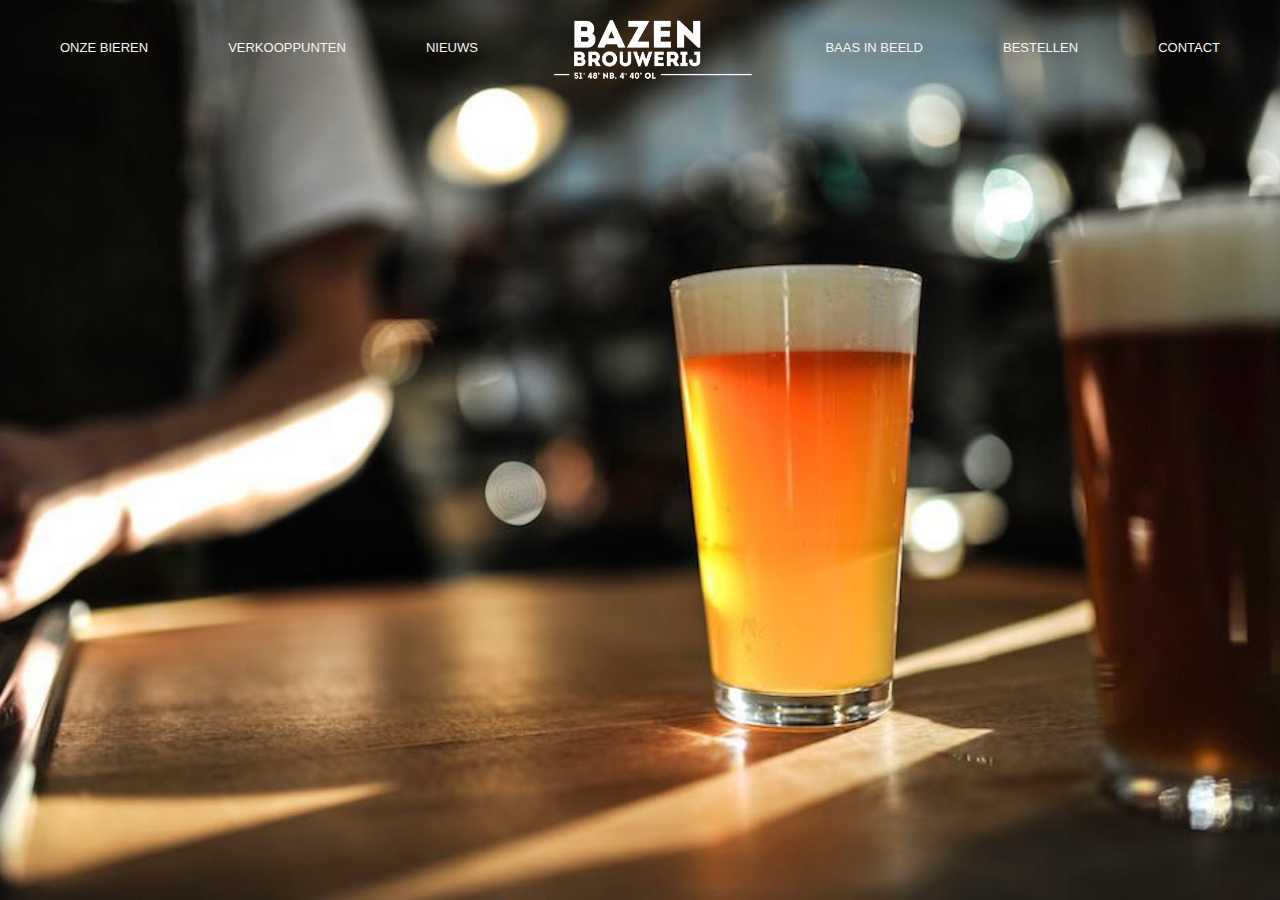
<file: BazenBrouwerij/index.html>
<!DOCTYPE html>
<html lang="en">

<head>
    <meta charset="UTF-8">
    <meta name="viewport" content="width=device-width, initial-scale=1.0">
    <link rel="stylesheet" href="./style.css">
    <title>Bazen Brouwerij</title>
</head>

<body>
    <header>
        <div class="navbar">
            <div class="nav_left">
                <a href="#onze_bieren">ONZE&nbspBIEREN</a>
                <a href="#verkooppunten">VERKOOPPUNTEN</a>
                <a href="#nieuws">NIEUWS</a>
            </div>
            <div class="logo">
                <a href="#"><img src="./src/logo.png" alt="logo" width="150%"></a>
            </div>
            <div class="nav_right">
                <a href="#baas_in_beeld">BAAS&nbspIN&nbspBEELD</a>
                <a href="#bestellen">BESTELLEN</a>
                <a href="#contact">CONTACT</a>
            </div>
        </div>
    </header>
    
    <div class="bg"></div>

</body>

</html>
</file>
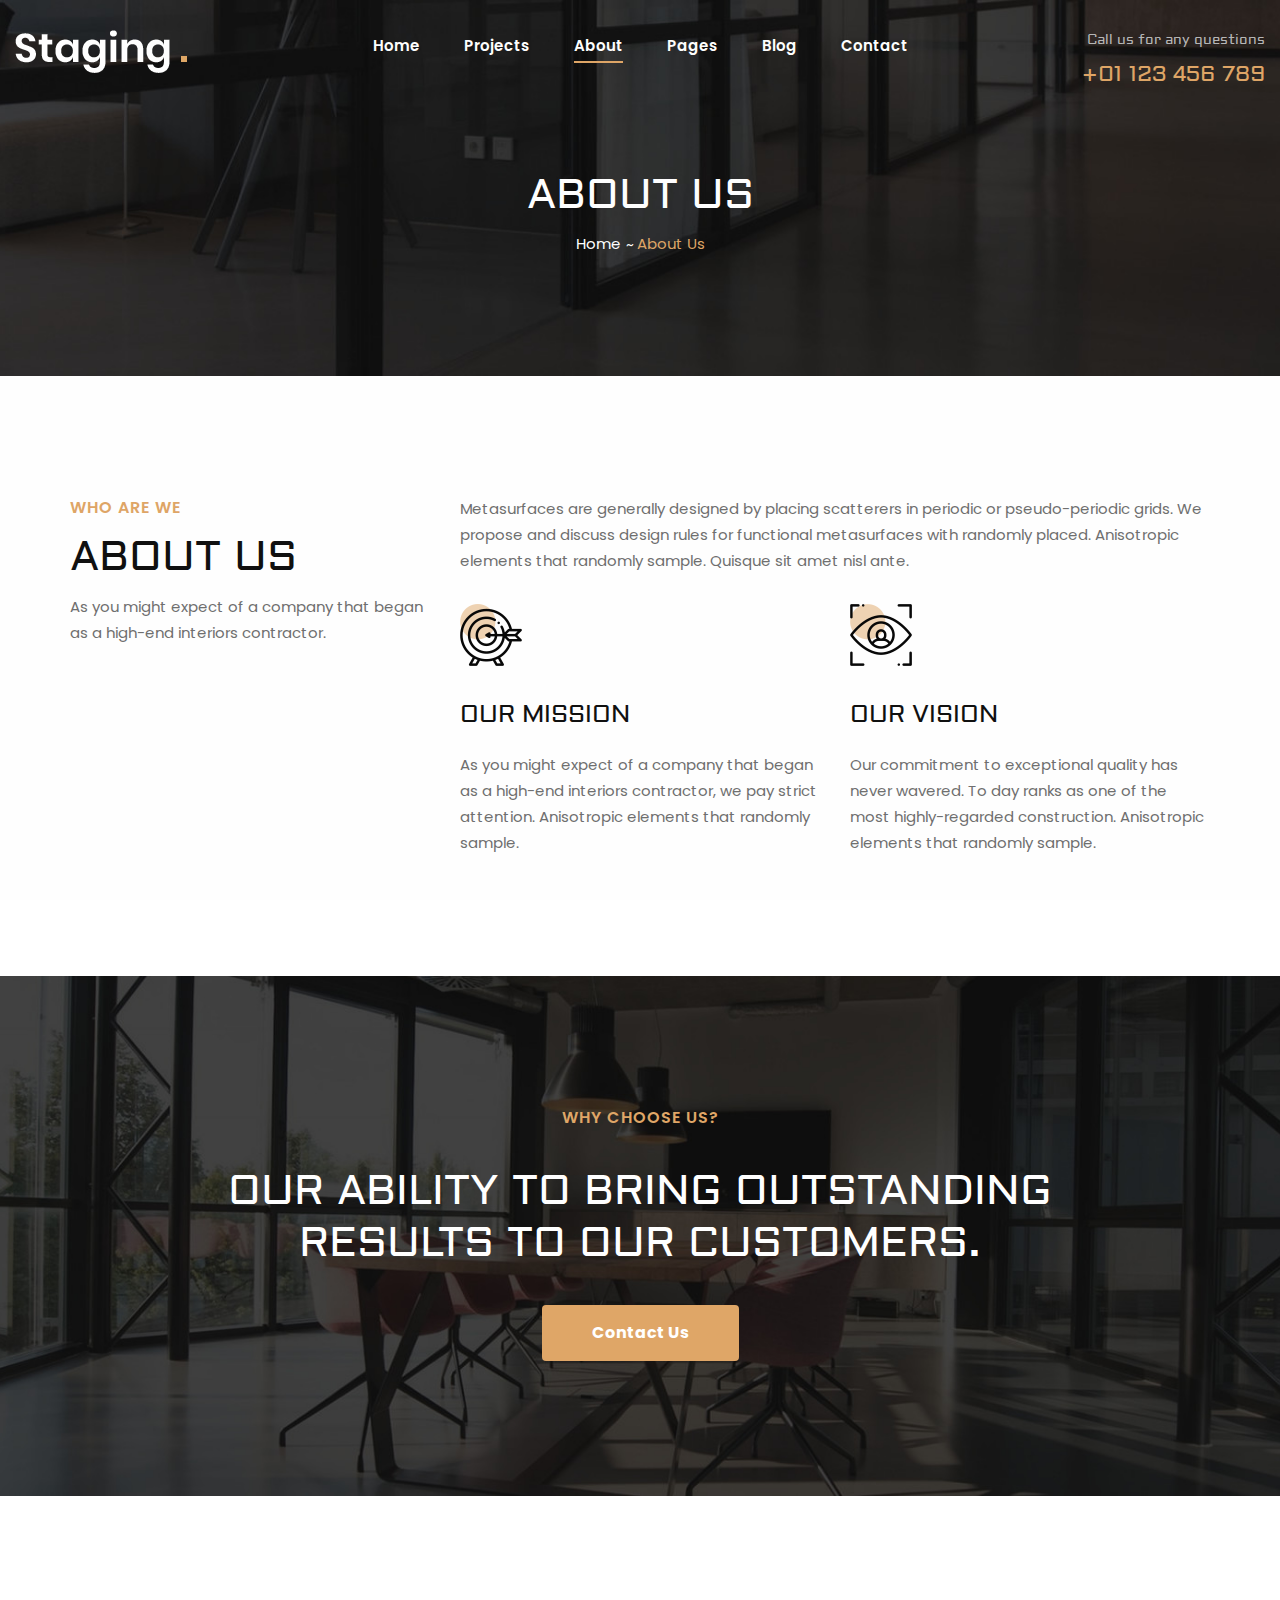
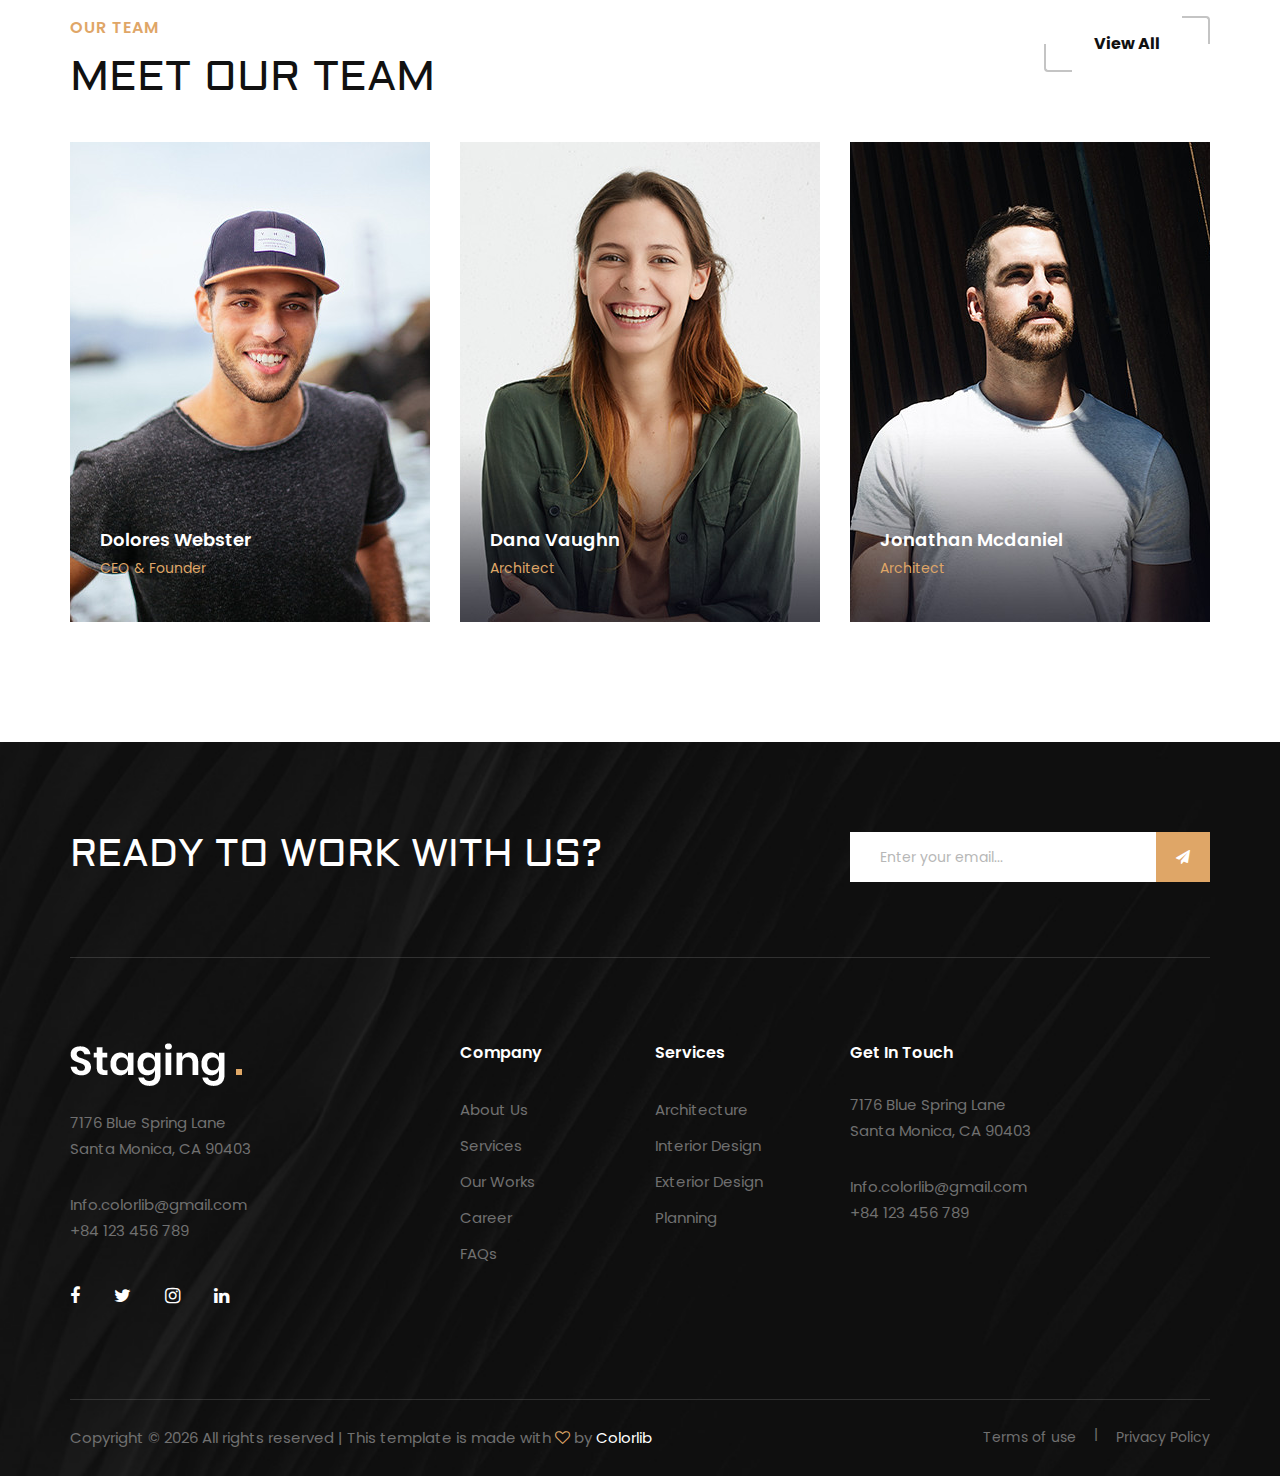
<file: Vrolijk/staging-main/about.html>
<!DOCTYPE html>
<html lang="zxx">

<head>
    <meta charset="UTF-8">
    <meta name="description" content="Staging Template">
    <meta name="keywords" content="Staging, unica, creative, html">
    <meta name="viewport" content="width=device-width, initial-scale=1.0">
    <meta http-equiv="X-UA-Compatible" content="ie=edge">
    <title>Staging | Template</title>

    <!-- Google Font -->
    <link href="https://fonts.googleapis.com/css2?family=Poppins:wght@300;400;500;600;700;800;900&display=swap"
    rel="stylesheet">
    <link href="https://fonts.googleapis.com/css2?family=Aldrich&display=swap" rel="stylesheet">

    <!-- Css Styles -->
    <link rel="stylesheet" href="css/bootstrap.min.css" type="text/css">
    <link rel="stylesheet" href="css/font-awesome.min.css" type="text/css">
    <link rel="stylesheet" href="css/elegant-icons.css" type="text/css">
    <link rel="stylesheet" href="css/owl.carousel.min.css" type="text/css">
    <link rel="stylesheet" href="css/slicknav.min.css" type="text/css">
    <link rel="stylesheet" href="css/style.css" type="text/css">
</head>

<body>
    <!-- Page Preloder -->
    <div id="preloder">
        <div class="loader"></div>
    </div>

    <!-- Offcanvas Menu Begin -->
    <div class="offcanvas-menu-overlay"></div>
    <div class="offcanvas-menu-wrapper">
        <div class="offcanvas__logo">
            <a href="#"><img src="img/logo.png" alt=""></a>
        </div>
        <div id="mobile-menu-wrap"></div>
        <div class="offcanvas__widget">
            <span>Call us for any questions</span>
            <h4>+01 123 456 789</h4>
        </div>
    </div>
    <!-- Offcanvas Menu End -->

    <!-- Header Section Begin -->
    <header class="header">
        <div class="container-fluid">
            <div class="row">
                <div class="col-lg-3">
                    <div class="header__logo">
                        <a href="#"><img src="img/logo.png" alt=""></a>
                    </div>
                </div>
                <div class="col-lg-6">
                    <nav class="header__menu mobile-menu">
                        <ul>
                            <li><a href="./index.html">Home</a></li>
                            <li><a href="./projects.html">Projects</a></li>
                            <li class="active"><a href="./about.html">About</a></li>
                            <li><a href="#">Pages</a>
                                <ul class="dropdown">
                                    <li><a href="./Project-details.html">Project Details</a></li>
                                    <li><a href="./about.html">About</a></li>
                                    <li><a href="./services.html">Services</a></li>
                                    <li><a href="./blog-details.html">Blog Details</a></li>
                                </ul>
                            </li>
                            <li><a href="./blog.html">Blog</a></li>
                            <li><a href="./contact.html">Contact</a></li>
                        </ul>
                    </nav>
                </div>
                <div class="col-lg-3">
                    <div class="header__widget">
                        <span>Call us for any questions</span>
                        <h4>+01 123 456 789</h4>
                    </div>
                </div>
            </div>
            <div class="canvas__open"><i class="fa fa-bars"></i></div>
        </div>
    </header>
    <!-- Header Section End -->

    <!-- Breadcrumb Section Begin -->
    <div class="breadcrumb-option spad set-bg" data-setbg="img/breadcrumb-bg.jpg">
        <div class="container">
            <div class="row">
                <div class="col-lg-12 text-center">
                    <div class="breadcrumb__text">
                        <h2>About Us</h2>
                        <div class="breadcrumb__links">
                            <a href="./index.html">Home</a>
                            <span>About Us</span>
                        </div>
                    </div>
                </div>
            </div>
        </div>
    </div>
    <!-- Breadcrumb Section End -->

    <!-- About Page Section Begin -->
    <section class="about-page spad">
        <div class="container">
            <div class="row">
                <div class="col-lg-4 col-md-4">
                    <div class="about__text about__page__text">
                        <div class="section-title">
                            <span>who are we</span>
                            <h2>About Us</h2>
                        </div>
                        <div class="about__para__text">
                            <p>As you might expect of a company that began as a high-end interiors contractor.</p>
                        </div>
                    </div>
                </div>
                <div class="col-lg-8 col-md-8">
                    <div class="about__page__services">
                        <div class="about__page__services__text">
                            <p>Metasurfaces are generally designed by placing scatterers in periodic or pseudo-periodic
                                grids. We propose and discuss design rules for functional metasurfaces with randomly
                            placed. Anisotropic elements that randomly sample. Quisque sit amet nisl ante.</p>
                        </div>
                        <div class="row">
                            <div class="col-lg-6 col-md-6 col-sm-6">
                                <div class="services__item">
                                    <img src="img/services/services-5.png" alt="">
                                    <h4>Our Mission</h4>
                                    <p>As you might expect of a company that began as a high-end interiors contractor,
                                    we pay strict attention. Anisotropic elements that randomly sample.</p>
                                </div>
                            </div>
                            <div class="col-lg-6 col-md-6 col-sm-6">
                                <div class="services__item">
                                    <img src="img/services/services-6.png" alt="">
                                    <h4>Our Vision</h4>
                                    <p>Our commitment to exceptional quality has never wavered. To day ranks as one of
                                        the most highly-regarded construction. Anisotropic elements that randomly
                                    sample.</p>
                                </div>
                            </div>
                        </div>
                    </div>
                </div>
            </div>
        </div>
    </section>
    <!-- About Page Section End -->

    <!-- Call To Action Section Begin -->
    <section class="callto spad set-bg" data-setbg="img/call-bg.jpg">
        <div class="container">
            <div class="row d-flex justify-content-center">
                <div class="col-lg-10 text-center">
                    <div class="callto__text">
                        <span>Why choose us?</span>
                        <h2>Our ability to bring outstanding results to our customers.</h2>
                        <a href="#" class="primary-btn">Contact Us</a>
                    </div>
                </div>
            </div>
        </div>
    </section>
    <!-- Call To Action Section End -->

    <!-- Team Section Begin -->
    <section class="team spad">
        <div class="container">
            <div class="row">
                <div class="col-lg-9 col-md-8 col-sm-6">
                    <div class="section-title">
                        <span>Our Team</span>
                        <h2>Meet our team</h2>
                    </div>
                </div>
                <div class="col-lg-3 col-md-4 col-sm-6">
                    <div class="team__btn">
                        <a href="#" class="primary-btn normal-btn">View All</a>
                    </div>
                </div>
            </div>
            <div class="row">
                <div class="col-lg-4 col-md-6">
                    <div class="team__item set-bg" data-setbg="img/team/team-1.jpg">
                        <div class="team__text">
                            <div class="team__title">
                                <h5>Dolores Webster</h5>
                                <span>CEO & Founder</span>
                            </div>
                            <p>Vestibulum dapibus odio quam, sit amet hendrerit dui ultricies consectetur. Ut viverra
                                porta leo, non tincidunt mauris condimentum eget. Vivamus non turpis elit. Aenean
                            ultricies nisl sit amet.</p>
                            <div class="team__social">
                                <a href="#"><i class="fa fa-facebook"></i></a>
                                <a href="#"><i class="fa fa-twitter"></i></a>
                                <a href="#"><i class="fa fa-instagram"></i></a>
                            </div>
                        </div>
                    </div>
                </div>
                <div class="col-lg-4 col-md-6">
                    <div class="team__item set-bg" data-setbg="img/team/team-2.jpg">
                        <div class="team__text">
                            <div class="team__title">
                                <h5>Dana Vaughn</h5>
                                <span>Architect</span>
                            </div>
                            <p>Vestibulum dapibus odio quam, sit amet hendrerit dui ultricies consectetur. Ut viverra
                                porta leo, non tincidunt mauris condimentum eget. Vivamus non turpis elit. Aenean
                            ultricies nisl sit amet.</p>
                            <div class="team__social">
                                <a href="#"><i class="fa fa-facebook"></i></a>
                                <a href="#"><i class="fa fa-twitter"></i></a>
                                <a href="#"><i class="fa fa-instagram"></i></a>
                            </div>
                        </div>
                    </div>
                </div>
                <div class="col-lg-4 col-md-6">
                    <div class="team__item set-bg" data-setbg="img/team/team-3.jpg">
                        <div class="team__text">
                            <div class="team__title">
                                <h5>Jonathan Mcdaniel</h5>
                                <span>Architect</span>
                            </div>
                            <p>Vestibulum dapibus odio quam, sit amet hendrerit dui ultricies consectetur. Ut viverra
                                porta leo, non tincidunt mauris condimentum eget. Vivamus non turpis elit. Aenean
                            ultricies nisl sit amet.</p>
                            <div class="team__social">
                                <a href="#"><i class="fa fa-facebook"></i></a>
                                <a href="#"><i class="fa fa-twitter"></i></a>
                                <a href="#"><i class="fa fa-instagram"></i></a>
                            </div>
                        </div>
                    </div>
                </div>
            </div>
        </div>
    </section>
    <!-- Team Section End -->

    <!-- Footer Section Begin -->
    <footer class="footer set-bg" data-setbg="img/footer-bg.jpg">
        <div class="container">
            <div class="footer__top">
                <div class="row">
                    <div class="col-lg-8 col-md-6">
                        <div class="footer__top__text">
                            <h2>Ready To Work With Us?</h2>
                        </div>
                    </div>
                    <div class="col-lg-4 col-md-6">
                        <div class="footer__top__newslatter">
                            <form action="#">
                                <input type="text" placeholder="Enter your email...">
                                <button type="submit"><i class="fa fa-send"></i></button>
                            </form>
                        </div>
                    </div>
                </div>
            </div>
            <div class="row">
                <div class="col-lg-3 col-md-6 col-sm-6">
                    <div class="footer__about">
                        <div class="footer__logo">
                            <a href="#"><img src="img/logo.png" alt=""></a>
                        </div>
                        <p>7176 Blue Spring Lane <br />Santa Monica, CA 90403</p>
                        <ul>
                            <li>Info.colorlib@gmail.com</li>
                            <li>+84 123 456 789</li>
                        </ul>
                        <div class="footer__social">
                            <a href="#"><i class="fa fa-facebook"></i></a>
                            <a href="#"><i class="fa fa-twitter"></i></a>
                            <a href="#"><i class="fa fa-instagram"></i></a>
                            <a href="#"><i class="fa fa-linkedin"></i></a>
                        </div>
                    </div>
                </div>
                <div class="col-lg-2 offset-lg-1 col-md-3 col-sm-6">
                    <div class="footer__widget">
                        <h6>Company</h6>
                        <ul>
                            <li><a href="#">About Us</a></li>
                            <li><a href="#">Services</a></li>
                            <li><a href="#">Our Works</a></li>
                            <li><a href="#">Career</a></li>
                            <li><a href="#">FAQs</a></li>
                        </ul>
                    </div>
                </div>
                <div class="col-lg-2 col-md-3 col-sm-6">
                    <div class="footer__widget">
                        <h6>Services</h6>
                        <ul>
                            <li><a href="#">Architecture</a></li>
                            <li><a href="#">Interior Design</a></li>
                            <li><a href="#">Exterior Design</a></li>
                            <li><a href="#">Planning</a></li>
                        </ul>
                    </div>
                </div>
                <div class="col-lg-4 col-md-6 col-sm-6">
                    <div class="footer__address">
                        <h6>Get In Touch</h6>
                        <p>7176 Blue Spring Lane <br />Santa Monica, CA 90403</p>
                        <ul>
                            <li>Info.colorlib@gmail.com</li>
                            <li>+84 123 456 789</li>
                        </ul>
                    </div>
                </div>
            </div>
            <div class="copyright">
                <div class="row">
                    <div class="col-lg-8 col-md-7">
                        <div class="copyright__text">
                            <p>Copyright © <script>
                                document.write(new Date().getFullYear());
                            </script> All rights reserved | This template is made with <i class="fa fa-heart-o"
                            aria-hidden="true"></i> by <a href="https://colorlib.com"
                            target="_blank">Colorlib</a>
                        </p>
                    </div>
                </div>
                <div class="col-lg-4 col-md-5">
                    <div class="copyright__widget">
                        <a href="#">Terms of use</a>
                        <a href="#">Privacy Policy</a>
                    </div>
                </div>
            </div>
        </div>
    </div>
</footer>
<!-- Footer Section End -->

<!-- Js Plugins -->
<script src="js/jquery-3.3.1.min.js"></script>
<script src="js/bootstrap.min.js"></script>
<script src="js/jquery.slicknav.js"></script>
<script src="js/owl.carousel.min.js"></script>
<script src="js/slick.min.js"></script>
<script src="js/main.js"></script>
</body>

</html>
</file>
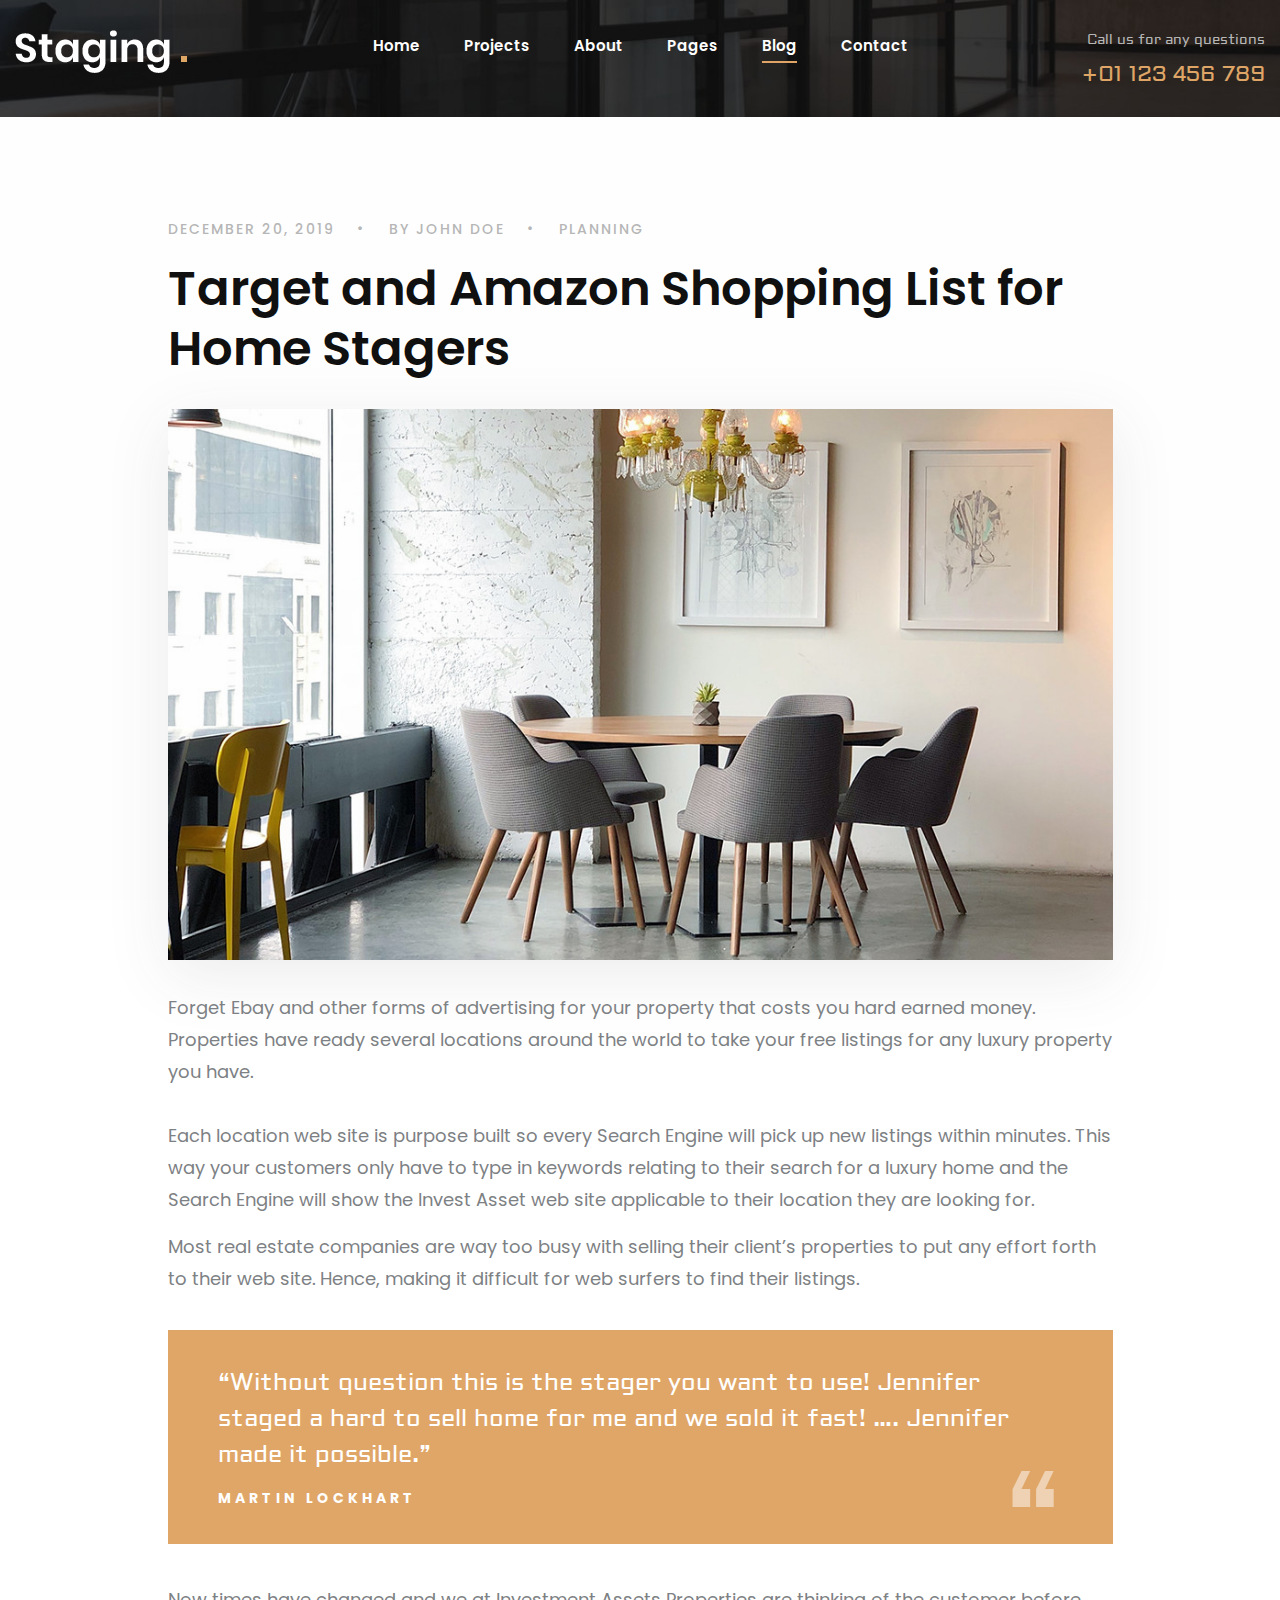
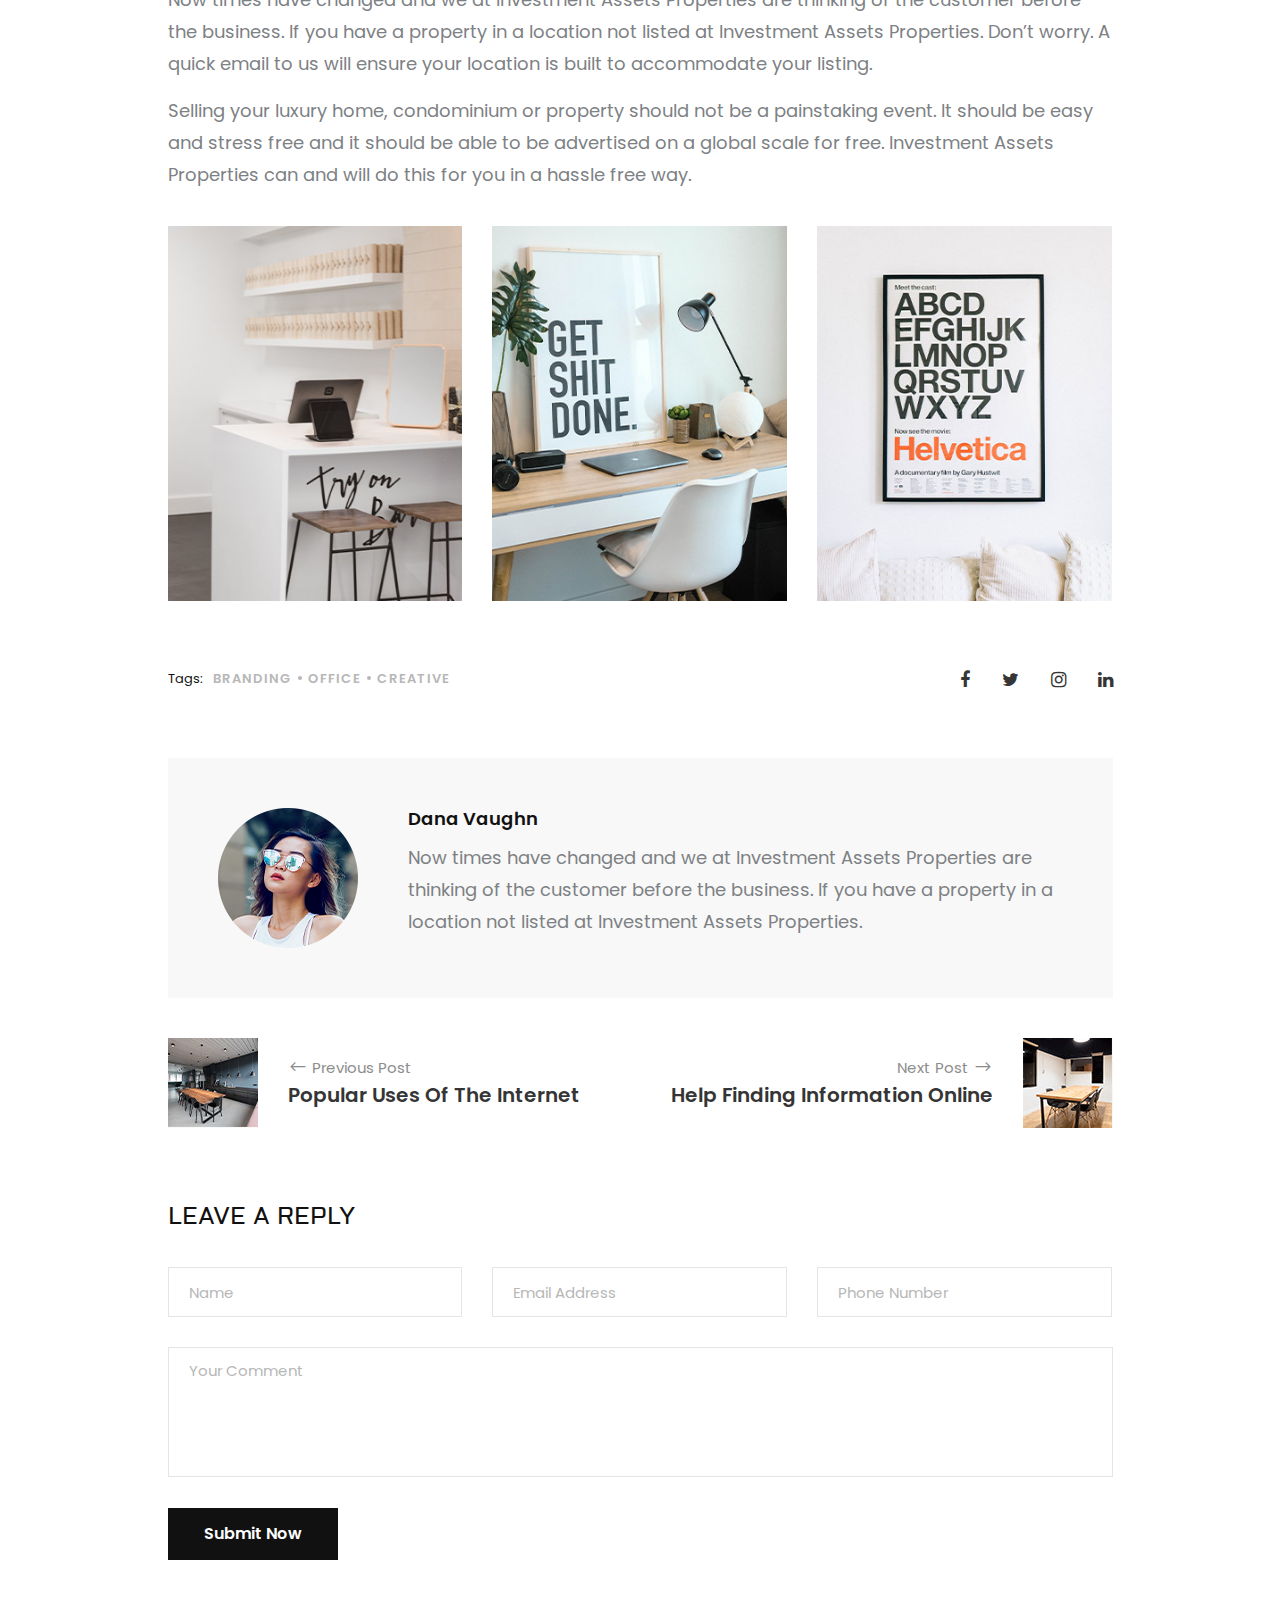
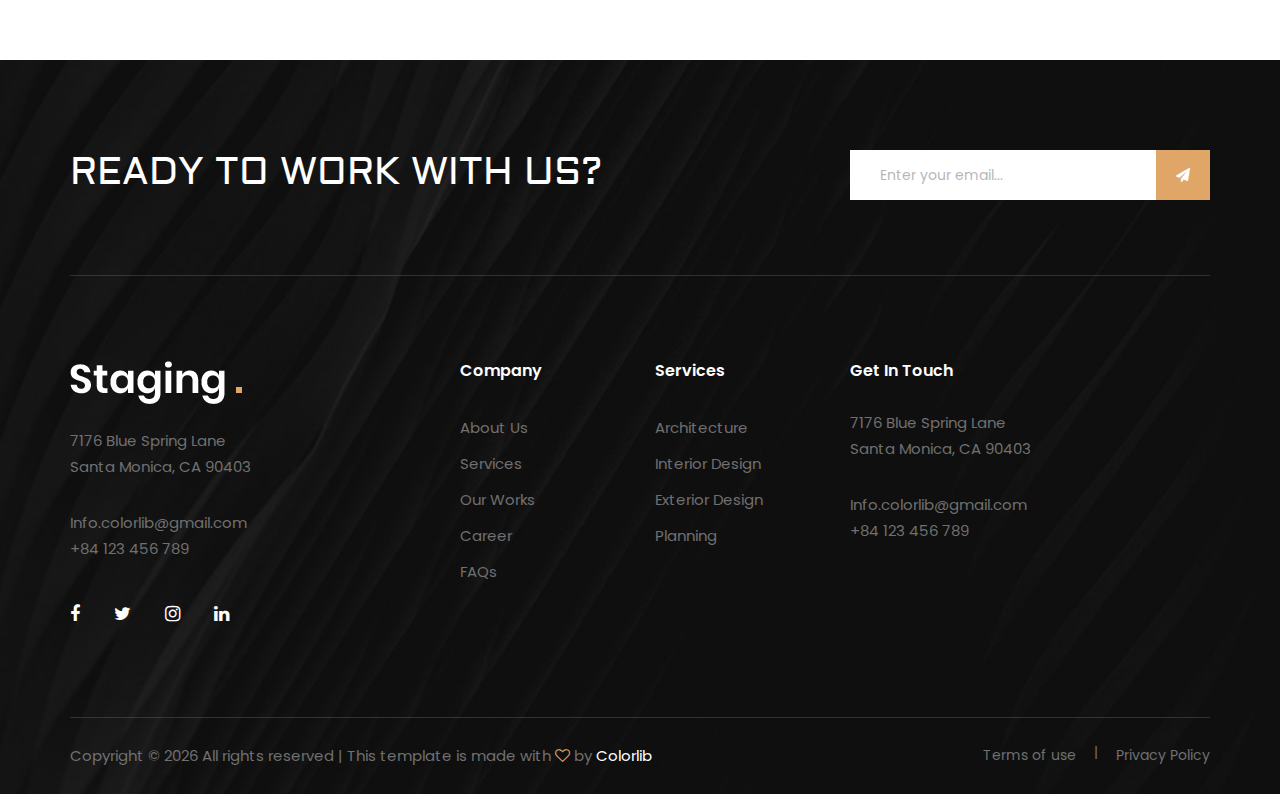
<file: Vrolijk/staging-main/blog-details.html>
<!DOCTYPE html>
<html lang="zxx">

<head>
    <meta charset="UTF-8">
    <meta name="description" content="Staging Template">
    <meta name="keywords" content="Staging, unica, creative, html">
    <meta name="viewport" content="width=device-width, initial-scale=1.0">
    <meta http-equiv="X-UA-Compatible" content="ie=edge">
    <title>Staging | Template</title>

    <!-- Google Font -->
    <link href="https://fonts.googleapis.com/css2?family=Poppins:wght@300;400;500;600;700;800;900&display=swap"
    rel="stylesheet">
    <link href="https://fonts.googleapis.com/css2?family=Aldrich&display=swap" rel="stylesheet">

    <!-- Css Styles -->
    <link rel="stylesheet" href="css/bootstrap.min.css" type="text/css">
    <link rel="stylesheet" href="css/font-awesome.min.css" type="text/css">
    <link rel="stylesheet" href="css/elegant-icons.css" type="text/css">
    <link rel="stylesheet" href="css/owl.carousel.min.css" type="text/css">
    <link rel="stylesheet" href="css/slicknav.min.css" type="text/css">
    <link rel="stylesheet" href="css/style.css" type="text/css">
</head>

<body>
    <!-- Page Preloder -->
    <div id="preloder">
        <div class="loader"></div>
    </div>

    <!-- Offcanvas Menu Begin -->
    <div class="offcanvas-menu-overlay"></div>
    <div class="offcanvas-menu-wrapper">
        <div class="offcanvas__logo">
            <a href="#"><img src="img/logo.png" alt=""></a>
        </div>
        <div id="mobile-menu-wrap"></div>
        <div class="offcanvas__widget">
            <span>Call us for any questions</span>
            <h4>+01 123 456 789</h4>
        </div>
    </div>
    <!-- Offcanvas Menu End -->

    <!-- Header Section Begin -->
    <header class="header header-normal set-bg" data-setbg="img/little-header.jpg">
        <div class="container-fluid">
            <div class="row">
                <div class="col-lg-3">
                    <div class="header__logo">
                        <a href="#"><img src="img/logo.png" alt=""></a>
                    </div>
                </div>
                <div class="col-lg-6">
                    <nav class="header__menu mobile-menu">
                        <ul>
                            <li><a href="./index.html">Home</a></li>
                            <li><a href="./projects.html">Projects</a></li>
                            <li><a href="./about.html">About</a></li>
                            <li><a href="#">Pages</a>
                                <ul class="dropdown">
                                    <li><a href="./Project-details.html">Project Details</a></li>
                                    <li><a href="./about.html">About</a></li>
                                    <li><a href="./services.html">Services</a></li>
                                    <li><a href="./blog-details.html">Blog Details</a></li>
                                </ul>
                            </li>
                            <li class="active"><a href="./blog.html">Blog</a></li>
                            <li><a href="./contact.html">Contact</a></li>
                        </ul>
                    </nav>
                </div>
                <div class="col-lg-3">
                    <div class="header__widget">
                        <span>Call us for any questions</span>
                        <h4>+01 123 456 789</h4>
                    </div>
                </div>
            </div>
            <div class="canvas__open"><i class="fa fa-bars"></i></div>
        </div>
    </header>
    <!-- Header Section End -->

    <!-- Blog Details Section Begin -->
    <section class="blog-details spad">
        <div class="container">
            <div class="row d-flex justify-content-center">
                <div class="col-lg-10">
                    <div class="blog__details__content">
                        <div class="blog__details__title">
                            <ul>
                                <li>December 20, 2019 </li>
                                <li>By John Doe</li>
                                <li>Planning</li>
                            </ul>
                            <h2>Target and Amazon Shopping List for Home Stagers</h2>
                            <img src="img/blog/details/blog-details.jpg" alt="">
                            <p>Forget Ebay and other forms of advertising for your property that costs you hard earned
                                money. Properties have ready several locations around the world to take your free
                            listings for any luxury property you have.</p>
                        </div>
                        <div class="blog__details__text">
                            <p>Each location web site is purpose built so every Search Engine will pick up new listings
                                within minutes. This way your customers only have to type in keywords relating to their
                                search for a luxury home and the Search Engine will show the Invest Asset web site
                            applicable to their location they are looking for.</p>
                            <p>Most real estate companies are way too busy with selling their client’s properties to put
                                any effort forth to their web site. Hence, making it difficult for web surfers to find
                            their listings.</p>
                        </div>
                        <div class="blog__item__quote">
                            <p>“Without question this is the stager you want to use! Jennifer staged a hard to sell home
                            for me and we sold it fast! …. Jennifer made it possible.”</p>
                            <span>Martin Lockhart</span>
                        </div>
                        <div class="blog__details__text">
                            <p>Now times have changed and we at Investment Assets Properties are thinking of the
                                customer before the business. If you have a property in a location not listed at
                                Investment Assets Properties. Don’t worry. A quick email to us will ensure your location
                            is built to accommodate your listing.</p>
                            <p>Selling your luxury home, condominium or property should not be a painstaking event. It
                                should be easy and stress free and it should be able to be advertised on a global scale
                                for free. Investment Assets Properties can and will do this for you in a hassle free
                            way.</p>
                        </div>
                        <div class="blog__details__pic">
                            <div class="row">
                                <div class="col-lg-4 col-md-4 col-sm-4">
                                    <img src="img/blog/details/bi-1.jpg" alt="">
                                </div>
                                <div class="col-lg-4 col-md-4 col-sm-4">
                                    <img src="img/blog/details/bi-2.jpg" alt="">
                                </div>
                                <div class="col-lg-4 col-md-4 col-sm-4">
                                    <img src="img/blog/details/bi-3.jpg" alt="">
                                </div>
                            </div>
                        </div>
                        <div class="blog__details__widget">
                            <div class="row">
                                <div class="col-lg-6 col-md-6 col-sm-6">
                                    <div class="blog__details__tags">
                                        <span>Tags:</span>
                                        <a href="#">Branding</a>
                                        <a href="#">Office</a>
                                        <a href="#">Creative</a>
                                    </div>
                                </div>
                                <div class="col-lg-6 col-md-6 col-sm-6">
                                    <div class="blog__details__social">
                                        <a href="#"><i class="fa fa-facebook"></i></a>
                                        <a href="#"><i class="fa fa-twitter"></i></a>
                                        <a href="#"><i class="fa fa-instagram"></i></a>
                                        <a href="#"><i class="fa fa-linkedin"></i></a>
                                    </div>
                                </div>
                            </div>
                        </div>
                        <div class="blog__details__author">
                            <div class="blog__details__author__pic">
                                <img src="img/blog/blog-about.png" alt="">
                            </div>
                            <div class="blog__details__author__text">
                                <h5>Dana Vaughn</h5>
                                <p>Now times have changed and we at Investment Assets Properties are thinking of the
                                    customer before the business. If you have a property in a location not listed at
                                Investment Assets Properties.</p>
                            </div>
                        </div>
                        <div class="blog__details__btns">
                            <div class="row">
                                <div class="col-lg-6 col-md-6 col-sm-6">
                                    <a href="#" class="blog__details__btns__item">
                                        <div class="blog__details__btns__item__pic">
                                            <img src="img/blog/details/prev.jpg" alt="">
                                        </div>
                                        <div class="blog__details__btns__item__text">
                                            <h6><span class="arrow_left"></span> Previous Post</h6>
                                            <h5>Popular Uses Of The Internet</h5>
                                        </div>
                                    </a>
                                </div>
                                <div class="col-lg-6 col-md-6 col-sm-6">
                                    <a href="#" class="blog__details__btns__item blog__details__btns__item--next">
                                        <div class="blog__details__btns__item__pic">
                                            <img src="img/blog/details/next.jpg" alt="">
                                        </div>
                                        <div class="blog__details__btns__item__text">
                                            <h6>Next Post <span class="arrow_right"></span></h6>
                                            <h5>Help Finding Information Online</h5>
                                        </div>
                                    </a>
                                </div>
                            </div>
                        </div>
                        <div class="blog__details__comment__form">
                            <h4>Leave A Reply</h4>
                            <form action="#">
                                <div class="row">
                                    <div class="col-lg-4 col-md-4">
                                        <input type="text" placeholder="Name">
                                    </div>
                                    <div class="col-lg-4 col-md-4">
                                        <input type="text" placeholder="Email Address">
                                    </div>
                                    <div class="col-lg-4 col-md-4">
                                        <input type="text" placeholder="Phone Number">
                                    </div>
                                    <div class="col-lg-12">
                                        <textarea placeholder="Your Comment"></textarea>
                                        <button type="submit" class="site-btn">Submit Now</button>
                                    </div>
                                </div>
                            </form>
                        </div>
                    </div>
                </div>
            </div>
        </div>
    </section>
    <!-- Blog Details Section End -->

    <!-- Footer Section Begin -->
    <footer class="footer set-bg" data-setbg="img/footer-bg.jpg">
        <div class="container">
            <div class="footer__top">
                <div class="row">
                    <div class="col-lg-8 col-md-6">
                        <div class="footer__top__text">
                            <h2>Ready To Work With Us?</h2>
                        </div>
                    </div>
                    <div class="col-lg-4 col-md-6">
                        <div class="footer__top__newslatter">
                            <form action="#">
                                <input type="text" placeholder="Enter your email...">
                                <button type="submit"><i class="fa fa-send"></i></button>
                            </form>
                        </div>
                    </div>
                </div>
            </div>
            <div class="row">
                <div class="col-lg-3 col-md-6 col-sm-6">
                    <div class="footer__about">
                        <div class="footer__logo">
                            <a href="#"><img src="img/logo.png" alt=""></a>
                        </div>
                        <p>7176 Blue Spring Lane <br />Santa Monica, CA 90403</p>
                        <ul>
                            <li>Info.colorlib@gmail.com</li>
                            <li>+84 123 456 789</li>
                        </ul>
                        <div class="footer__social">
                            <a href="#"><i class="fa fa-facebook"></i></a>
                            <a href="#"><i class="fa fa-twitter"></i></a>
                            <a href="#"><i class="fa fa-instagram"></i></a>
                            <a href="#"><i class="fa fa-linkedin"></i></a>
                        </div>
                    </div>
                </div>
                <div class="col-lg-2 offset-lg-1 col-md-3 col-sm-6">
                    <div class="footer__widget">
                        <h6>Company</h6>
                        <ul>
                            <li><a href="#">About Us</a></li>
                            <li><a href="#">Services</a></li>
                            <li><a href="#">Our Works</a></li>
                            <li><a href="#">Career</a></li>
                            <li><a href="#">FAQs</a></li>
                        </ul>
                    </div>
                </div>
                <div class="col-lg-2 col-md-3 col-sm-6">
                    <div class="footer__widget">
                        <h6>Services</h6>
                        <ul>
                            <li><a href="#">Architecture</a></li>
                            <li><a href="#">Interior Design</a></li>
                            <li><a href="#">Exterior Design</a></li>
                            <li><a href="#">Planning</a></li>
                        </ul>
                    </div>
                </div>
                <div class="col-lg-4 col-md-6 col-sm-6">
                    <div class="footer__address">
                        <h6>Get In Touch</h6>
                        <p>7176 Blue Spring Lane <br />Santa Monica, CA 90403</p>
                        <ul>
                            <li>Info.colorlib@gmail.com</li>
                            <li>+84 123 456 789</li>
                        </ul>
                    </div>
                </div>
            </div>
            <div class="copyright">
                <div class="row">
                    <div class="col-lg-8 col-md-7">
                        <div class="copyright__text">
                            <p>Copyright © <script>
                                document.write(new Date().getFullYear());
                            </script> All rights reserved | This template is made with <i class="fa fa-heart-o"
                            aria-hidden="true"></i> by <a href="https://colorlib.com"
                            target="_blank">Colorlib</a>
                        </p>
                    </div>
                </div>
                <div class="col-lg-4 col-md-5">
                    <div class="copyright__widget">
                        <a href="#">Terms of use</a>
                        <a href="#">Privacy Policy</a>
                    </div>
                </div>
            </div>
        </div>
    </div>
</footer>
<!-- Footer Section End -->

<!-- Js Plugins -->
<script src="js/jquery-3.3.1.min.js"></script>
<script src="js/bootstrap.min.js"></script>
<script src="js/jquery.slicknav.js"></script>
<script src="js/owl.carousel.min.js"></script>
<script src="js/slick.min.js"></script>
<script src="js/main.js"></script>
</body>

</html>
</file>
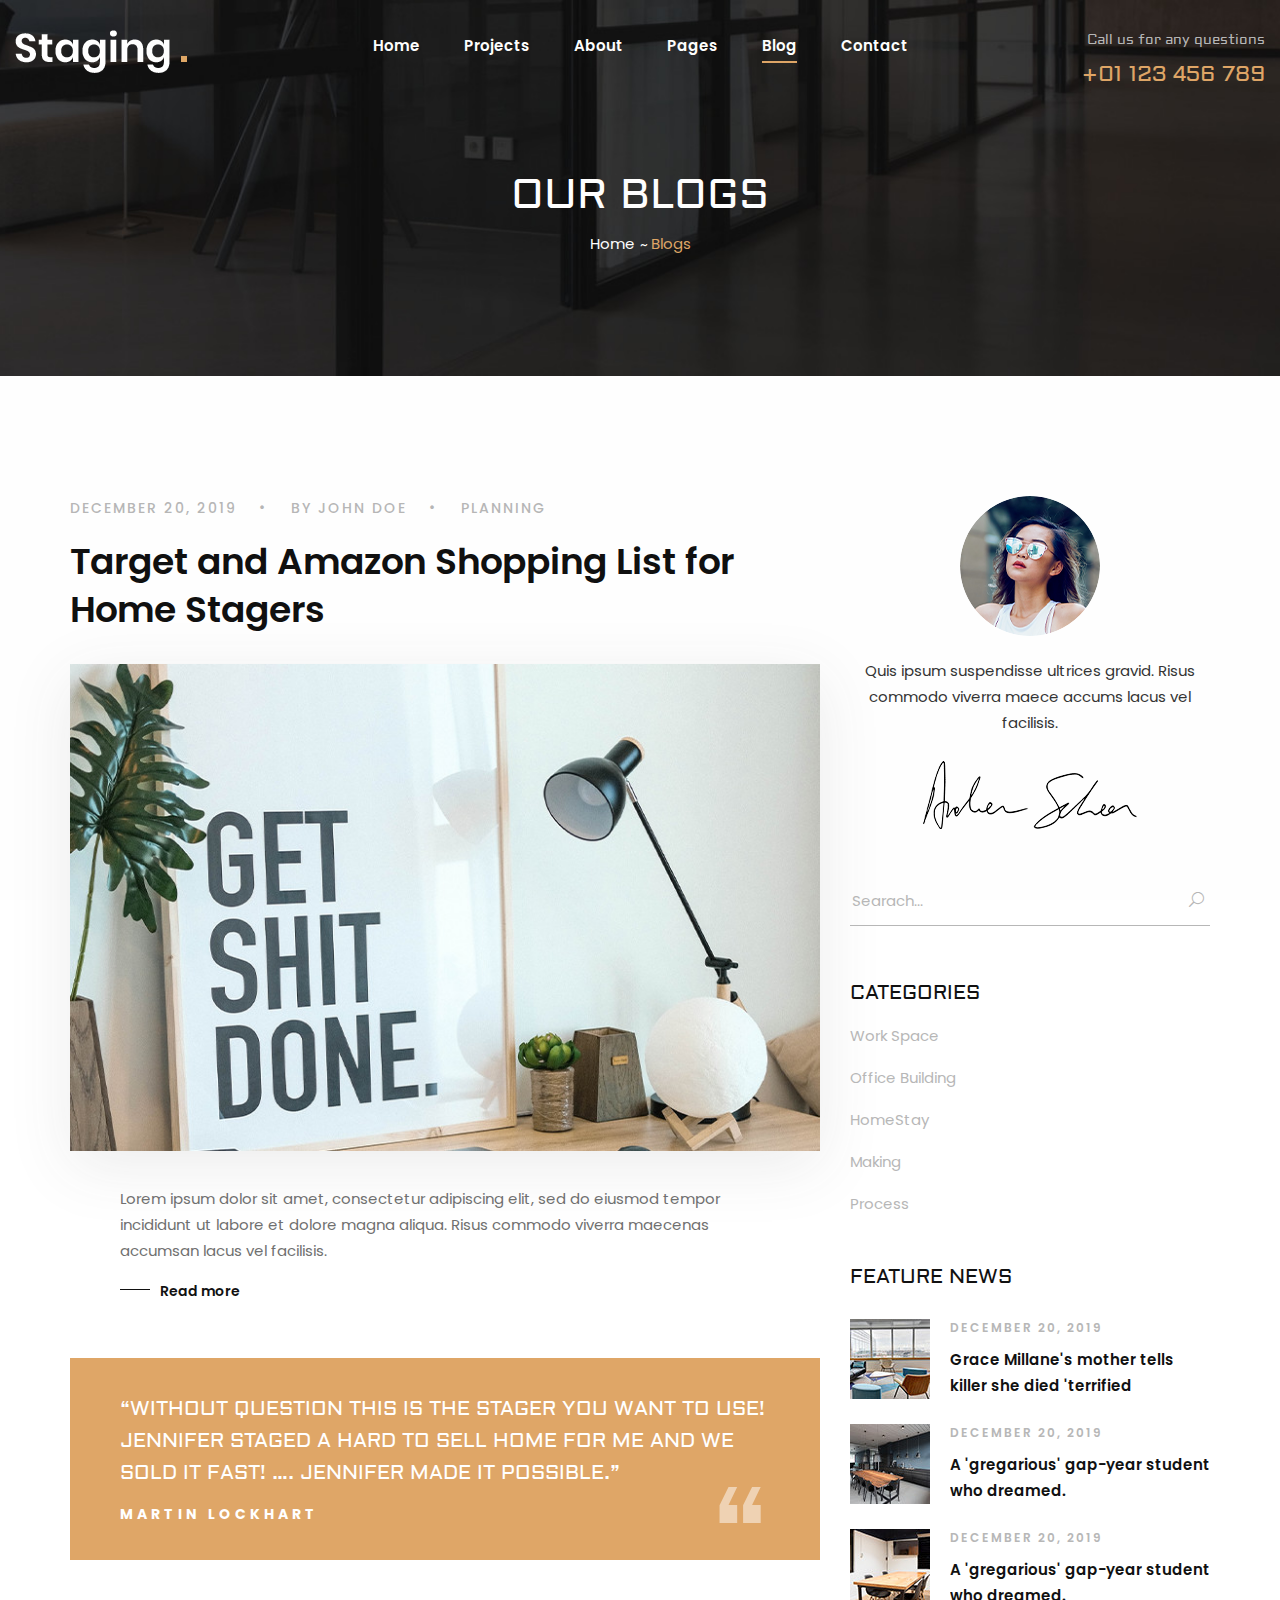
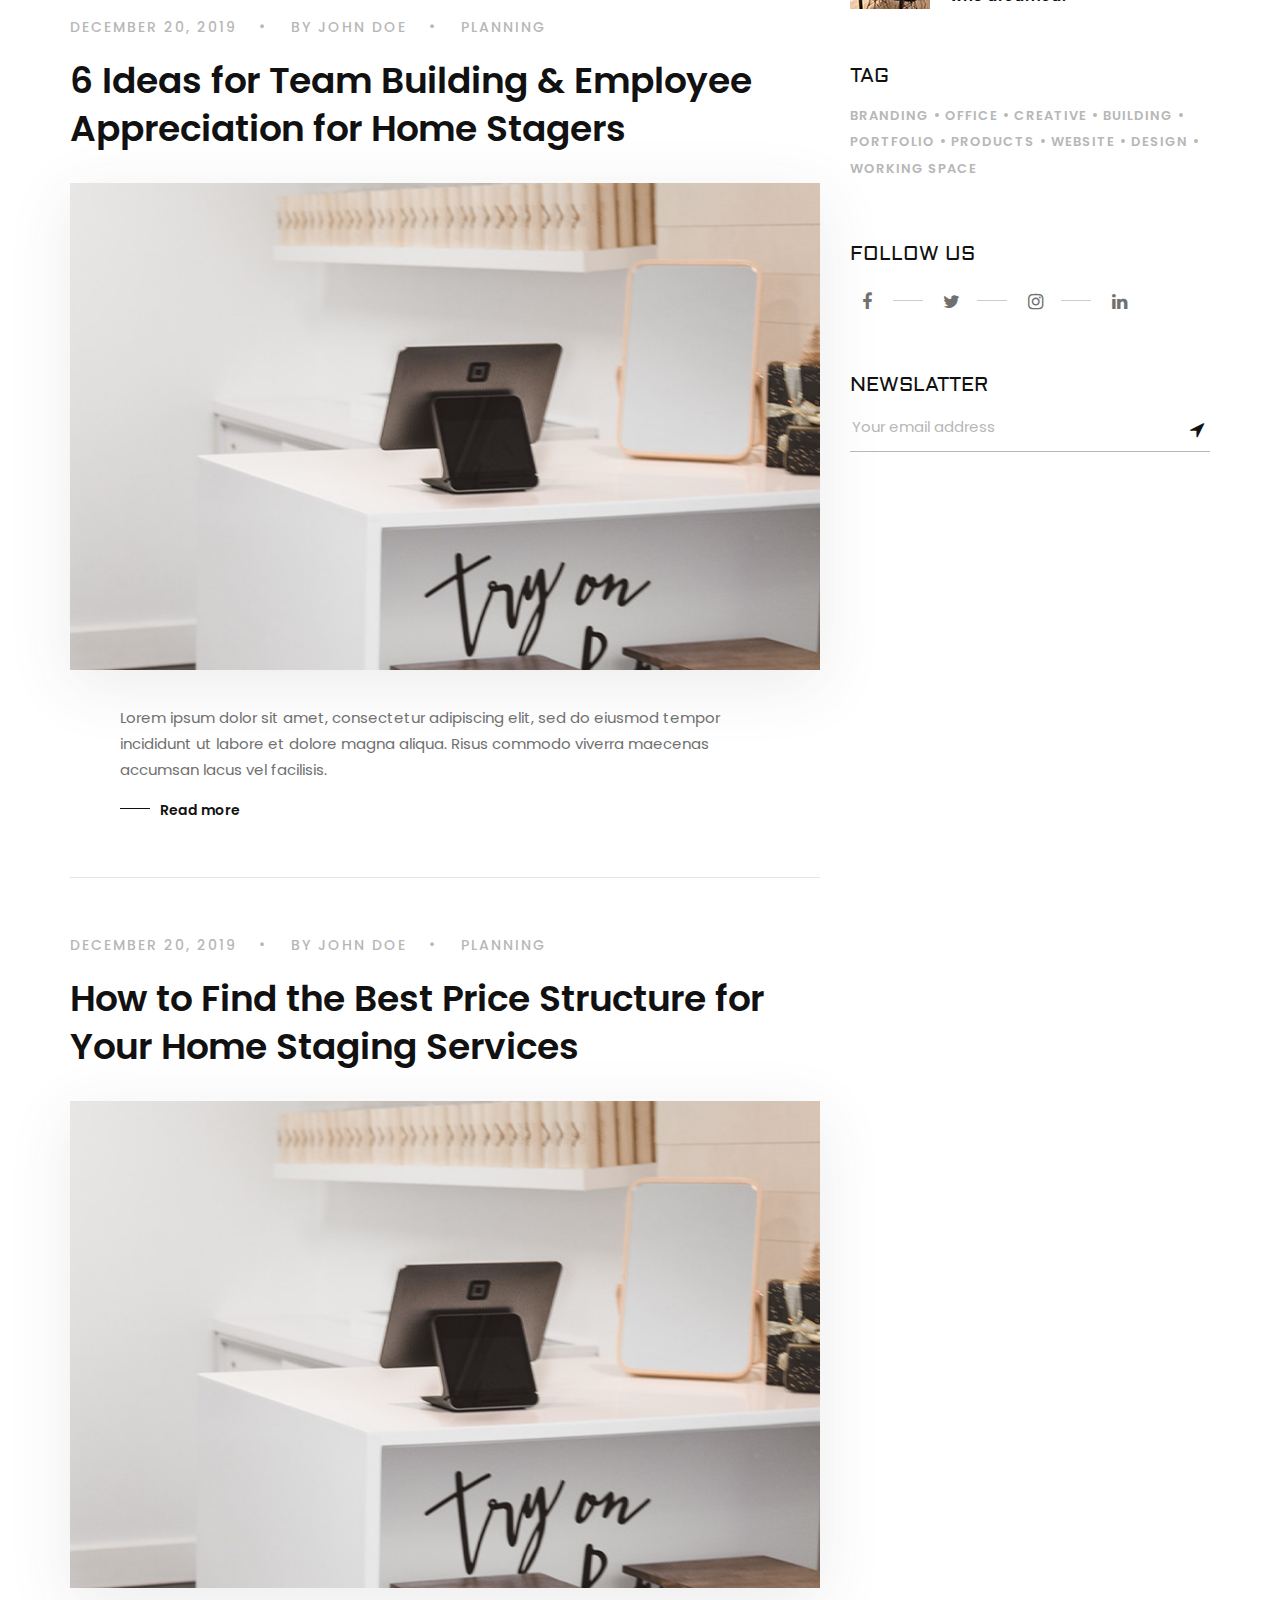
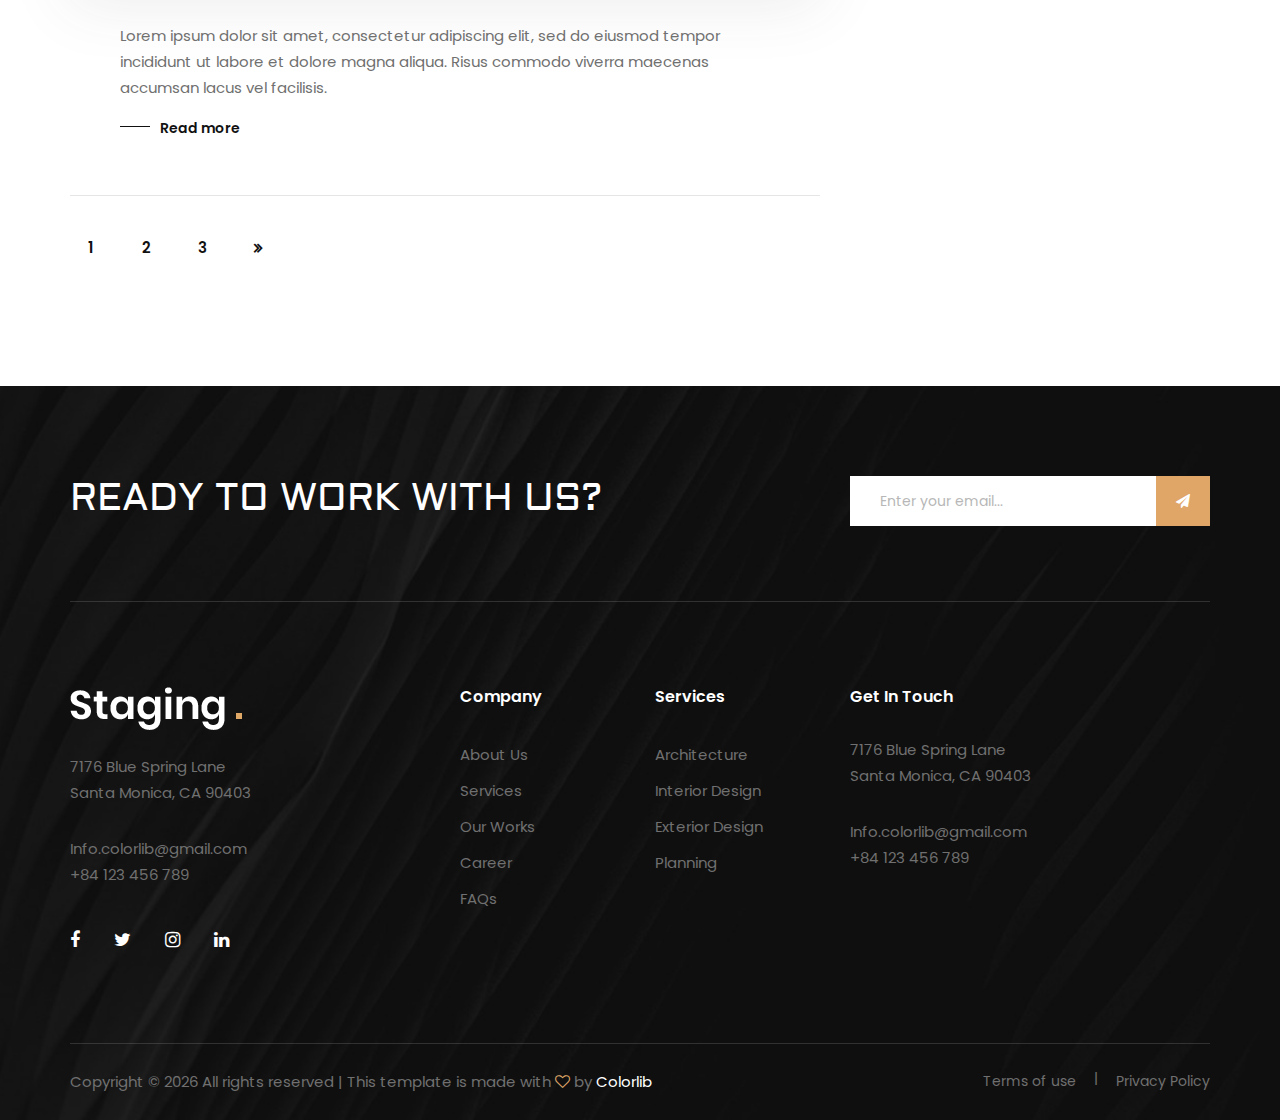
<file: Vrolijk/staging-main/blog.html>
<!DOCTYPE html>
<html lang="zxx">

<head>
    <meta charset="UTF-8">
    <meta name="description" content="Staging Template">
    <meta name="keywords" content="Staging, unica, creative, html">
    <meta name="viewport" content="width=device-width, initial-scale=1.0">
    <meta http-equiv="X-UA-Compatible" content="ie=edge">
    <title>Staging | Template</title>

    <!-- Google Font -->
    <link href="https://fonts.googleapis.com/css2?family=Poppins:wght@300;400;500;600;700;800;900&display=swap"
    rel="stylesheet">
    <link href="https://fonts.googleapis.com/css2?family=Aldrich&display=swap" rel="stylesheet">

    <!-- Css Styles -->
    <link rel="stylesheet" href="css/bootstrap.min.css" type="text/css">
    <link rel="stylesheet" href="css/font-awesome.min.css" type="text/css">
    <link rel="stylesheet" href="css/elegant-icons.css" type="text/css">
    <link rel="stylesheet" href="css/owl.carousel.min.css" type="text/css">
    <link rel="stylesheet" href="css/slicknav.min.css" type="text/css">
    <link rel="stylesheet" href="css/style.css" type="text/css">
</head>

<body>
    <!-- Page Preloder -->
    <div id="preloder">
        <div class="loader"></div>
    </div>

    <!-- Offcanvas Menu Begin -->
    <div class="offcanvas-menu-overlay"></div>
    <div class="offcanvas-menu-wrapper">
        <div class="offcanvas__logo">
            <a href="#"><img src="img/logo.png" alt=""></a>
        </div>
        <div id="mobile-menu-wrap"></div>
        <div class="offcanvas__widget">
            <span>Call us for any questions</span>
            <h4>+01 123 456 789</h4>
        </div>
    </div>
    <!-- Offcanvas Menu End -->

    <!-- Header Section Begin -->
    <header class="header">
        <div class="container-fluid">
            <div class="row">
                <div class="col-lg-3">
                    <div class="header__logo">
                        <a href="#"><img src="img/logo.png" alt=""></a>
                    </div>
                </div>
                <div class="col-lg-6">
                    <nav class="header__menu mobile-menu">
                        <ul>
                            <li><a href="./index.html">Home</a></li>
                            <li><a href="./projects.html">Projects</a></li>
                            <li><a href="./about.html">About</a></li>
                            <li><a href="#">Pages</a>
                                <ul class="dropdown">
                                    <li><a href="./Project-details.html">Project Details</a></li>
                                    <li><a href="./about.html">About</a></li>
                                    <li><a href="./services.html">Services</a></li>
                                    <li><a href="./blog-details.html">Blog Details</a></li>
                                </ul>
                            </li>
                            <li class="active"><a href="./blog.html">Blog</a></li>
                            <li><a href="./contact.html">Contact</a></li>
                        </ul>
                    </nav>
                </div>
                <div class="col-lg-3">
                    <div class="header__widget">
                        <span>Call us for any questions</span>
                        <h4>+01 123 456 789</h4>
                    </div>
                </div>
            </div>
            <div class="canvas__open"><i class="fa fa-bars"></i></div>
        </div>
    </header>
    <!-- Header Section End -->

    <!-- Breadcrumb Section Begin -->
    <div class="breadcrumb-option spad set-bg" data-setbg="img/breadcrumb-bg.jpg">
        <div class="container">
            <div class="row">
                <div class="col-lg-12 text-center">
                    <div class="breadcrumb__text">
                        <h2>Our Blogs</h2>
                        <div class="breadcrumb__links">
                            <a href="./index.html">Home</a>
                            <span>Blogs</span>
                        </div>
                    </div>
                </div>
            </div>
        </div>
    </div>
    <!-- Breadcrumb Section End -->

    <!-- Blog Section Begin -->
    <section class="blog spad">
        <div class="container">
            <div class="row">
                <div class="col-lg-8">
                    <div class="blog__item__list">
                        <div class="blog__item">
                            <ul>
                                <li>December 20, 2019 </li>
                                <li>By John Doe</li>
                                <li>Planning</li>
                            </ul>
                            <h2>Target and Amazon Shopping List for Home Stagers</h2>
                            <img src="img/blog/blog-1.jpg" alt="">
                            <div class="blog__item__text">
                                <p>Lorem ipsum dolor sit amet, consectetur adipiscing elit, sed do eiusmod tempor
                                    incididunt ut labore et dolore magna aliqua. Risus commodo viverra maecenas accumsan
                                lacus vel facilisis. </p>
                                <a href="#">Read more</a>
                            </div>
                        </div>
                        <div class="blog__item__quote">
                            <p>“Without question this is the stager you want to use! Jennifer staged a hard to sell home
                            for me and we sold it fast! …. Jennifer made it possible.”</p>
                            <span>Martin Lockhart</span>
                        </div>
                        <div class="blog__item">
                            <ul>
                                <li>December 20, 2019 </li>
                                <li>By John Doe</li>
                                <li>Planning</li>
                            </ul>
                            <h2>6 Ideas for Team Building & Employee Appreciation for Home Stagers</h2>
                            <img src="img/blog/blog-2.jpg" alt="">
                            <div class="blog__item__text">
                                <p>Lorem ipsum dolor sit amet, consectetur adipiscing elit, sed do eiusmod tempor
                                    incididunt ut labore et dolore magna aliqua. Risus commodo viverra maecenas accumsan
                                lacus vel facilisis. </p>
                                <a href="#">Read more</a>
                            </div>
                        </div>
                        <div class="blog__item">
                            <ul>
                                <li>December 20, 2019 </li>
                                <li>By John Doe</li>
                                <li>Planning</li>
                            </ul>
                            <h2>How to Find the Best Price Structure for Your Home Staging Services</h2>
                            <img src="img/blog/blog-2.jpg" alt="">
                            <div class="blog__item__text">
                                <p>Lorem ipsum dolor sit amet, consectetur adipiscing elit, sed do eiusmod tempor
                                    incididunt ut labore et dolore magna aliqua. Risus commodo viverra maecenas accumsan
                                lacus vel facilisis. </p>
                                <a href="#">Read more</a>
                            </div>
                        </div>
                    </div>
                    <div class="row">
                        <div class="col-lg-12">
                            <div class="blog__pagination">
                                <a href="#">1</a>
                                <a href="#">2</a>
                                <a href="#">3</a>
                                <a href="#"><i class="fa fa-angle-double-right"></i></a>
                            </div>
                        </div>
                    </div>
                </div>
                <div class="col-lg-4">
                    <div class="blog__sidebar">
                        <div class="blog__sidebar__about">
                            <img class="author__pic" src="img/blog/blog-about.png" alt="">
                            <p>Quis ipsum suspendisse ultrices gravid. Risus commodo viverra maece accums lacus vel
                            facilisis. </p>
                            <img src="img/blog/signature.png" alt="">
                        </div>
                        <div class="blog__sidebar__search">
                            <form action="#">
                                <input type="text" placeholder="Searach...">
                                <button type="submit"><span class="icon_search"></span></button>
                            </form>
                        </div>
                        <div class="blog__sidebar__categories">
                            <h5>Categories</h5>
                            <ul>
                                <li>Work Space</li>
                                <li>Office Building</li>
                                <li>HomeStay</li>
                                <li>Making</li>
                                <li>Process</li>
                            </ul>
                        </div>
                        <div class="blog__sidebar__feature">
                            <h5>Feature News</h5>
                            <a href="#" class="blog__sidebar__feature__item">
                                <div class="blog__sidebar__feature__item__pic">
                                    <img src="img/blog/br-1.jpg" alt="">
                                </div>
                                <div class="blog__sidebar__feature__item__text">
                                    <span>December 20, 2019</span>
                                    <h6>Grace Millane's mother tells killer she died 'terrified</h6>
                                </div>
                            </a>
                            <a href="#" class="blog__sidebar__feature__item">
                                <div class="blog__sidebar__feature__item__pic">
                                    <img src="img/blog/br-2.jpg" alt="">
                                </div>
                                <div class="blog__sidebar__feature__item__text">
                                    <span>December 20, 2019</span>
                                    <h6>A 'gregarious' gap-year student who dreamed.</h6>
                                </div>
                            </a>
                            <a href="#" class="blog__sidebar__feature__item">
                                <div class="blog__sidebar__feature__item__pic">
                                    <img src="img/blog/br-3.jpg" alt="">
                                </div>
                                <div class="blog__sidebar__feature__item__text">
                                    <span>December 20, 2019</span>
                                    <h6>A 'gregarious' gap-year student who dreamed.</h6>
                                </div>
                            </a>
                        </div>
                        <div class="blog__sidebar__tag">
                            <h5>Tag</h5>
                            <a href="#">Branding</a>
                            <a href="#">Office</a>
                            <a href="#">Creative</a>
                            <a href="#">Building</a>
                            <a href="#">Portfolio</a>
                            <a href="#">Products</a>
                            <a href="#">Website</a>
                            <a href="#">Design</a>
                            <a href="#">Working Space</a>
                        </div>
                        <div class="blog__sidebar__social">
                            <h5>Follow Us</h5>
                            <a href="#"><i class="fa fa-facebook"></i></a>
                            <a href="#"><i class="fa fa-twitter"></i></a>
                            <a href="#"><i class="fa fa-instagram"></i></a>
                            <a href="#"><i class="fa fa-linkedin"></i></a>
                        </div>
                        <div class="blog__sidebar__newslatter">
                            <h5>Newslatter</h5>
                            <form action="#">
                                <input type="text" placeholder="Your email address">
                                <button type="submit"><i class="fa fa-location-arrow"></i></button>
                            </form>
                        </div>
                    </div>
                </div>
            </div>
        </div>
    </section>
    <!-- Blog Section End -->

    <!-- Footer Section Begin -->
    <footer class="footer set-bg" data-setbg="img/footer-bg.jpg">
        <div class="container">
            <div class="footer__top">
                <div class="row">
                    <div class="col-lg-8 col-md-6">
                        <div class="footer__top__text">
                            <h2>Ready To Work With Us?</h2>
                        </div>
                    </div>
                    <div class="col-lg-4 col-md-6">
                        <div class="footer__top__newslatter">
                            <form action="#">
                                <input type="text" placeholder="Enter your email...">
                                <button type="submit"><i class="fa fa-send"></i></button>
                            </form>
                        </div>
                    </div>
                </div>
            </div>
            <div class="row">
                <div class="col-lg-3 col-md-6 col-sm-6">
                    <div class="footer__about">
                        <div class="footer__logo">
                            <a href="#"><img src="img/logo.png" alt=""></a>
                        </div>
                        <p>7176 Blue Spring Lane <br />Santa Monica, CA 90403</p>
                        <ul>
                            <li>Info.colorlib@gmail.com</li>
                            <li>+84 123 456 789</li>
                        </ul>
                        <div class="footer__social">
                            <a href="#"><i class="fa fa-facebook"></i></a>
                            <a href="#"><i class="fa fa-twitter"></i></a>
                            <a href="#"><i class="fa fa-instagram"></i></a>
                            <a href="#"><i class="fa fa-linkedin"></i></a>
                        </div>
                    </div>
                </div>
                <div class="col-lg-2 offset-lg-1 col-md-3 col-sm-6">
                    <div class="footer__widget">
                        <h6>Company</h6>
                        <ul>
                            <li><a href="#">About Us</a></li>
                            <li><a href="#">Services</a></li>
                            <li><a href="#">Our Works</a></li>
                            <li><a href="#">Career</a></li>
                            <li><a href="#">FAQs</a></li>
                        </ul>
                    </div>
                </div>
                <div class="col-lg-2 col-md-3 col-sm-6">
                    <div class="footer__widget">
                        <h6>Services</h6>
                        <ul>
                            <li><a href="#">Architecture</a></li>
                            <li><a href="#">Interior Design</a></li>
                            <li><a href="#">Exterior Design</a></li>
                            <li><a href="#">Planning</a></li>
                        </ul>
                    </div>
                </div>
                <div class="col-lg-4 col-md-6 col-sm-6">
                    <div class="footer__address">
                        <h6>Get In Touch</h6>
                        <p>7176 Blue Spring Lane <br />Santa Monica, CA 90403</p>
                        <ul>
                            <li>Info.colorlib@gmail.com</li>
                            <li>+84 123 456 789</li>
                        </ul>
                    </div>
                </div>
            </div>
            <div class="copyright">
                <div class="row">
                    <div class="col-lg-8 col-md-7">
                        <div class="copyright__text">
                            <p>Copyright © <script>
                                document.write(new Date().getFullYear());
                            </script> All rights reserved | This template is made with <i class="fa fa-heart-o"
                            aria-hidden="true"></i> by <a href="https://colorlib.com"
                            target="_blank">Colorlib</a>
                        </p>
                    </div>
                </div>
                <div class="col-lg-4 col-md-5">
                    <div class="copyright__widget">
                        <a href="#">Terms of use</a>
                        <a href="#">Privacy Policy</a>
                    </div>
                </div>
            </div>
        </div>
    </div>
</footer>
<!-- Footer Section End -->

<!-- Js Plugins -->
<script src="js/jquery-3.3.1.min.js"></script>
<script src="js/bootstrap.min.js"></script>
<script src="js/jquery.slicknav.js"></script>
<script src="js/owl.carousel.min.js"></script>
<script src="js/slick.min.js"></script>
<script src="js/main.js"></script>
</body>

</html>
</file>
<file: BazenBrouwerij/style.css>
body, html {
    height: 100%;
    margin: 0;
    background-color: black;
    font-family: "Oxygen", -apple-system, BlinkMacSystemFont, "Segoe UI", Roboto, "Helvetica Neue", Arial, sans-serif, "Apple Color Emoji", "Segoe UI Emoji", "Segoe UI Symbol"
}

/* BACKGROUND */

.bg {
    background-image: url("./src/banner.jpg");
    height: 100%; 
    background-position: center;
    background-repeat: no-repeat;
    background-size: cover;
  }

/* NAVBAR */

.navbar {
    position: absolute;
    display: flex;
    justify-content: space-between;
}

.nav_left {
    display: flex;
    margin-left: 80px;
}

.nav_right {
    display: flex;   
    margin-right: 80px;
}

a {
    position: relative;
    color: whitesmoke;
    font-size: 13px;
    text-decoration: none;
}

.nav_left a {  
    margin: 40px;
    left: -60px;
} 

.nav_right a {  
    margin: 40px;
    right: -60px;
}

.logo a {
    display: flex;
    justify-content: center;
}
</file>
<file: Vrolijk/staging-main/css/elegant-icons.css>
@font-face {
	font-family: 'ElegantIcons';
	src:url('../fonts/ElegantIcons.eot');
	src:url('../fonts/ElegantIcons.eot?#iefix') format('embedded-opentype'),
		url('../fonts/ElegantIcons.woff') format('woff'),
		url('../fonts/ElegantIcons.ttf') format('truetype'),
		url('../fonts/ElegantIcons.svg#ElegantIcons') format('svg');
	font-weight: normal;
	font-style: normal;
}

/* Use the following CSS code if you want to use data attributes for inserting your icons */
[data-icon]:before {
	font-family: 'ElegantIcons';
	content: attr(data-icon);
	speak: none;
	font-weight: normal;
	font-variant: normal;
	text-transform: none;
	line-height: 1;
	-webkit-font-smoothing: antialiased;
	-moz-osx-font-smoothing: grayscale;
}

/* Use the following CSS code if you want to have a class per icon */
/*
Instead of a list of all class selectors,
you can use the generic selector below, but it's slower:
[class*="your-class-prefix"] {
*/
.arrow_up, .arrow_down, .arrow_left, .arrow_right, .arrow_left-up, .arrow_right-up, .arrow_right-down, .arrow_left-down, .arrow-up-down, .arrow_up-down_alt, .arrow_left-right_alt, .arrow_left-right, .arrow_expand_alt2, .arrow_expand_alt, .arrow_condense, .arrow_expand, .arrow_move, .arrow_carrot-up, .arrow_carrot-down, .arrow_carrot-left, .arrow_carrot-right, .arrow_carrot-2up, .arrow_carrot-2down, .arrow_carrot-2left, .arrow_carrot-2right, .arrow_carrot-up_alt2, .arrow_carrot-down_alt2, .arrow_carrot-left_alt2, .arrow_carrot-right_alt2, .arrow_carrot-2up_alt2, .arrow_carrot-2down_alt2, .arrow_carrot-2left_alt2, .arrow_carrot-2right_alt2, .arrow_triangle-up, .arrow_triangle-down, .arrow_triangle-left, .arrow_triangle-right, .arrow_triangle-up_alt2, .arrow_triangle-down_alt2, .arrow_triangle-left_alt2, .arrow_triangle-right_alt2, .arrow_back, .icon_minus-06, .icon_plus, .icon_close, .icon_check, .icon_minus_alt2, .icon_plus_alt2, .icon_close_alt2, .icon_check_alt2, .icon_zoom-out_alt, .icon_zoom-in_alt, .icon_search, .icon_box-empty, .icon_box-selected, .icon_minus-box, .icon_plus-box, .icon_box-checked, .icon_circle-empty, .icon_circle-slelected, .icon_stop_alt2, .icon_stop, .icon_pause_alt2, .icon_pause, .icon_menu, .icon_menu-square_alt2, .icon_menu-circle_alt2, .icon_ul, .icon_ol, .icon_adjust-horiz, .icon_adjust-vert, .icon_document_alt, .icon_documents_alt, .icon_pencil, .icon_pencil-edit_alt, .icon_pencil-edit, .icon_folder-alt, .icon_folder-open_alt, .icon_folder-add_alt, .icon_info_alt, .icon_error-oct_alt, .icon_error-circle_alt, .icon_error-triangle_alt, .icon_question_alt2, .icon_question, .icon_comment_alt, .icon_chat_alt, .icon_vol-mute_alt, .icon_volume-low_alt, .icon_volume-high_alt, .icon_quotations, .icon_quotations_alt2, .icon_clock_alt, .icon_lock_alt, .icon_lock-open_alt, .icon_key_alt, .icon_cloud_alt, .icon_cloud-upload_alt, .icon_cloud-download_alt, .icon_image, .icon_images, .icon_lightbulb_alt, .icon_gift_alt, .icon_house_alt, .icon_genius, .icon_mobile, .icon_tablet, .icon_laptop, .icon_desktop, .icon_camera_alt, .icon_mail_alt, .icon_cone_alt, .icon_ribbon_alt, .icon_bag_alt, .icon_creditcard, .icon_cart_alt, .icon_paperclip, .icon_tag_alt, .icon_tags_alt, .icon_trash_alt, .icon_cursor_alt, .icon_mic_alt, .icon_compass_alt, .icon_pin_alt, .icon_pushpin_alt, .icon_map_alt, .icon_drawer_alt, .icon_toolbox_alt, .icon_book_alt, .icon_calendar, .icon_film, .icon_table, .icon_contacts_alt, .icon_headphones, .icon_lifesaver, .icon_piechart, .icon_refresh, .icon_link_alt, .icon_link, .icon_loading, .icon_blocked, .icon_archive_alt, .icon_heart_alt, .icon_star_alt, .icon_star-half_alt, .icon_star, .icon_star-half, .icon_tools, .icon_tool, .icon_cog, .icon_cogs, .arrow_up_alt, .arrow_down_alt, .arrow_left_alt, .arrow_right_alt, .arrow_left-up_alt, .arrow_right-up_alt, .arrow_right-down_alt, .arrow_left-down_alt, .arrow_condense_alt, .arrow_expand_alt3, .arrow_carrot_up_alt, .arrow_carrot-down_alt, .arrow_carrot-left_alt, .arrow_carrot-right_alt, .arrow_carrot-2up_alt, .arrow_carrot-2dwnn_alt, .arrow_carrot-2left_alt, .arrow_carrot-2right_alt, .arrow_triangle-up_alt, .arrow_triangle-down_alt, .arrow_triangle-left_alt, .arrow_triangle-right_alt, .icon_minus_alt, .icon_plus_alt, .icon_close_alt, .icon_check_alt, .icon_zoom-out, .icon_zoom-in, .icon_stop_alt, .icon_menu-square_alt, .icon_menu-circle_alt, .icon_document, .icon_documents, .icon_pencil_alt, .icon_folder, .icon_folder-open, .icon_folder-add, .icon_folder_upload, .icon_folder_download, .icon_info, .icon_error-circle, .icon_error-oct, .icon_error-triangle, .icon_question_alt, .icon_comment, .icon_chat, .icon_vol-mute, .icon_volume-low, .icon_volume-high, .icon_quotations_alt, .icon_clock, .icon_lock, .icon_lock-open, .icon_key, .icon_cloud, .icon_cloud-upload, .icon_cloud-download, .icon_lightbulb, .icon_gift, .icon_house, .icon_camera, .icon_mail, .icon_cone, .icon_ribbon, .icon_bag, .icon_cart, .icon_tag, .icon_tags, .icon_trash, .icon_cursor, .icon_mic, .icon_compass, .icon_pin, .icon_pushpin, .icon_map, .icon_drawer, .icon_toolbox, .icon_book, .icon_contacts, .icon_archive, .icon_heart, .icon_profile, .icon_group, .icon_grid-2x2, .icon_grid-3x3, .icon_music, .icon_pause_alt, .icon_phone, .icon_upload, .icon_download, .social_facebook, .social_twitter, .social_pinterest, .social_googleplus, .social_tumblr, .social_tumbleupon, .social_wordpress, .social_instagram, .social_dribbble, .social_vimeo, .social_linkedin, .social_rss, .social_deviantart, .social_share, .social_myspace, .social_skype, .social_youtube, .social_picassa, .social_googledrive, .social_flickr, .social_blogger, .social_spotify, .social_delicious, .social_facebook_circle, .social_twitter_circle, .social_pinterest_circle, .social_googleplus_circle, .social_tumblr_circle, .social_stumbleupon_circle, .social_wordpress_circle, .social_instagram_circle, .social_dribbble_circle, .social_vimeo_circle, .social_linkedin_circle, .social_rss_circle, .social_deviantart_circle, .social_share_circle, .social_myspace_circle, .social_skype_circle, .social_youtube_circle, .social_picassa_circle, .social_googledrive_alt2, .social_flickr_circle, .social_blogger_circle, .social_spotify_circle, .social_delicious_circle, .social_facebook_square, .social_twitter_square, .social_pinterest_square, .social_googleplus_square, .social_tumblr_square, .social_stumbleupon_square, .social_wordpress_square, .social_instagram_square, .social_dribbble_square, .social_vimeo_square, .social_linkedin_square, .social_rss_square, .social_deviantart_square, .social_share_square, .social_myspace_square, .social_skype_square, .social_youtube_square, .social_picassa_square, .social_googledrive_square, .social_flickr_square, .social_blogger_square, .social_spotify_square, .social_delicious_square, .icon_printer, .icon_calulator, .icon_building, .icon_floppy, .icon_drive, .icon_search-2, .icon_id, .icon_id-2, .icon_puzzle, .icon_like, .icon_dislike, .icon_mug, .icon_currency, .icon_wallet, .icon_pens, .icon_easel, .icon_flowchart, .icon_datareport, .icon_briefcase, .icon_shield, .icon_percent, .icon_globe, .icon_globe-2, .icon_target, .icon_hourglass, .icon_balance, .icon_rook, .icon_printer-alt, .icon_calculator_alt, .icon_building_alt, .icon_floppy_alt, .icon_drive_alt, .icon_search_alt, .icon_id_alt, .icon_id-2_alt, .icon_puzzle_alt, .icon_like_alt, .icon_dislike_alt, .icon_mug_alt, .icon_currency_alt, .icon_wallet_alt, .icon_pens_alt, .icon_easel_alt, .icon_flowchart_alt, .icon_datareport_alt, .icon_briefcase_alt, .icon_shield_alt, .icon_percent_alt, .icon_globe_alt, .icon_clipboard {
	font-family: 'ElegantIcons';
	speak: none;
	font-style: normal;
	font-weight: normal;
	font-variant: normal;
	text-transform: none;
	line-height: 1;
	-webkit-font-smoothing: antialiased;
}
.arrow_up:before {
	content: "\21";
}
.arrow_down:before {
	content: "\22";
}
.arrow_left:before {
	content: "\23";
}
.arrow_right:before {
	content: "\24";
}
.arrow_left-up:before {
	content: "\25";
}
.arrow_right-up:before {
	content: "\26";
}
.arrow_right-down:before {
	content: "\27";
}
.arrow_left-down:before {
	content: "\28";
}
.arrow-up-down:before {
	content: "\29";
}
.arrow_up-down_alt:before {
	content: "\2a";
}
.arrow_left-right_alt:before {
	content: "\2b";
}
.arrow_left-right:before {
	content: "\2c";
}
.arrow_expand_alt2:before {
	content: "\2d";
}
.arrow_expand_alt:before {
	content: "\2e";
}
.arrow_condense:before {
	content: "\2f";
}
.arrow_expand:before {
	content: "\30";
}
.arrow_move:before {
	content: "\31";
}
.arrow_carrot-up:before {
	content: "\32";
}
.arrow_carrot-down:before {
	content: "\33";
}
.arrow_carrot-left:before {
	content: "\34";
}
.arrow_carrot-right:before {
	content: "\35";
}
.arrow_carrot-2up:before {
	content: "\36";
}
.arrow_carrot-2down:before {
	content: "\37";
}
.arrow_carrot-2left:before {
	content: "\38";
}
.arrow_carrot-2right:before {
	content: "\39";
}
.arrow_carrot-up_alt2:before {
	content: "\3a";
}
.arrow_carrot-down_alt2:before {
	content: "\3b";
}
.arrow_carrot-left_alt2:before {
	content: "\3c";
}
.arrow_carrot-right_alt2:before {
	content: "\3d";
}
.arrow_carrot-2up_alt2:before {
	content: "\3e";
}
.arrow_carrot-2down_alt2:before {
	content: "\3f";
}
.arrow_carrot-2left_alt2:before {
	content: "\40";
}
.arrow_carrot-2right_alt2:before {
	content: "\41";
}
.arrow_triangle-up:before {
	content: "\42";
}
.arrow_triangle-down:before {
	content: "\43";
}
.arrow_triangle-left:before {
	content: "\44";
}
.arrow_triangle-right:before {
	content: "\45";
}
.arrow_triangle-up_alt2:before {
	content: "\46";
}
.arrow_triangle-down_alt2:before {
	content: "\47";
}
.arrow_triangle-left_alt2:before {
	content: "\48";
}
.arrow_triangle-right_alt2:before {
	content: "\49";
}
.arrow_back:before {
	content: "\4a";
}
.icon_minus-06:before {
	content: "\4b";
}
.icon_plus:before {
	content: "\4c";
}
.icon_close:before {
	content: "\4d";
}
.icon_check:before {
	content: "\4e";
}
.icon_minus_alt2:before {
	content: "\4f";
}
.icon_plus_alt2:before {
	content: "\50";
}
.icon_close_alt2:before {
	content: "\51";
}
.icon_check_alt2:before {
	content: "\52";
}
.icon_zoom-out_alt:before {
	content: "\53";
}
.icon_zoom-in_alt:before {
	content: "\54";
}
.icon_search:before {
	content: "\55";
}
.icon_box-empty:before {
	content: "\56";
}
.icon_box-selected:before {
	content: "\57";
}
.icon_minus-box:before {
	content: "\58";
}
.icon_plus-box:before {
	content: "\59";
}
.icon_box-checked:before {
	content: "\5a";
}
.icon_circle-empty:before {
	content: "\5b";
}
.icon_circle-slelected:before {
	content: "\5c";
}
.icon_stop_alt2:before {
	content: "\5d";
}
.icon_stop:before {
	content: "\5e";
}
.icon_pause_alt2:before {
	content: "\5f";
}
.icon_pause:before {
	content: "\60";
}
.icon_menu:before {
	content: "\61";
}
.icon_menu-square_alt2:before {
	content: "\62";
}
.icon_menu-circle_alt2:before {
	content: "\63";
}
.icon_ul:before {
	content: "\64";
}
.icon_ol:before {
	content: "\65";
}
.icon_adjust-horiz:before {
	content: "\66";
}
.icon_adjust-vert:before {
	content: "\67";
}
.icon_document_alt:before {
	content: "\68";
}
.icon_documents_alt:before {
	content: "\69";
}
.icon_pencil:before {
	content: "\6a";
}
.icon_pencil-edit_alt:before {
	content: "\6b";
}
.icon_pencil-edit:before {
	content: "\6c";
}
.icon_folder-alt:before {
	content: "\6d";
}
.icon_folder-open_alt:before {
	content: "\6e";
}
.icon_folder-add_alt:before {
	content: "\6f";
}
.icon_info_alt:before {
	content: "\70";
}
.icon_error-oct_alt:before {
	content: "\71";
}
.icon_error-circle_alt:before {
	content: "\72";
}
.icon_error-triangle_alt:before {
	content: "\73";
}
.icon_question_alt2:before {
	content: "\74";
}
.icon_question:before {
	content: "\75";
}
.icon_comment_alt:before {
	content: "\76";
}
.icon_chat_alt:before {
	content: "\77";
}
.icon_vol-mute_alt:before {
	content: "\78";
}
.icon_volume-low_alt:before {
	content: "\79";
}
.icon_volume-high_alt:before {
	content: "\7a";
}
.icon_quotations:before {
	content: "\7b";
}
.icon_quotations_alt2:before {
	content: "\7c";
}
.icon_clock_alt:before {
	content: "\7d";
}
.icon_lock_alt:before {
	content: "\7e";
}
.icon_lock-open_alt:before {
	content: "\e000";
}
.icon_key_alt:before {
	content: "\e001";
}
.icon_cloud_alt:before {
	content: "\e002";
}
.icon_cloud-upload_alt:before {
	content: "\e003";
}
.icon_cloud-download_alt:before {
	content: "\e004";
}
.icon_image:before {
	content: "\e005";
}
.icon_images:before {
	content: "\e006";
}
.icon_lightbulb_alt:before {
	content: "\e007";
}
.icon_gift_alt:before {
	content: "\e008";
}
.icon_house_alt:before {
	content: "\e009";
}
.icon_genius:before {
	content: "\e00a";
}
.icon_mobile:before {
	content: "\e00b";
}
.icon_tablet:before {
	content: "\e00c";
}
.icon_laptop:before {
	content: "\e00d";
}
.icon_desktop:before {
	content: "\e00e";
}
.icon_camera_alt:before {
	content: "\e00f";
}
.icon_mail_alt:before {
	content: "\e010";
}
.icon_cone_alt:before {
	content: "\e011";
}
.icon_ribbon_alt:before {
	content: "\e012";
}
.icon_bag_alt:before {
	content: "\e013";
}
.icon_creditcard:before {
	content: "\e014";
}
.icon_cart_alt:before {
	content: "\e015";
}
.icon_paperclip:before {
	content: "\e016";
}
.icon_tag_alt:before {
	content: "\e017";
}
.icon_tags_alt:before {
	content: "\e018";
}
.icon_trash_alt:before {
	content: "\e019";
}
.icon_cursor_alt:before {
	content: "\e01a";
}
.icon_mic_alt:before {
	content: "\e01b";
}
.icon_compass_alt:before {
	content: "\e01c";
}
.icon_pin_alt:before {
	content: "\e01d";
}
.icon_pushpin_alt:before {
	content: "\e01e";
}
.icon_map_alt:before {
	content: "\e01f";
}
.icon_drawer_alt:before {
	content: "\e020";
}
.icon_toolbox_alt:before {
	content: "\e021";
}
.icon_book_alt:before {
	content: "\e022";
}
.icon_calendar:before {
	content: "\e023";
}
.icon_film:before {
	content: "\e024";
}
.icon_table:before {
	content: "\e025";
}
.icon_contacts_alt:before {
	content: "\e026";
}
.icon_headphones:before {
	content: "\e027";
}
.icon_lifesaver:before {
	content: "\e028";
}
.icon_piechart:before {
	content: "\e029";
}
.icon_refresh:before {
	content: "\e02a";
}
.icon_link_alt:before {
	content: "\e02b";
}
.icon_link:before {
	content: "\e02c";
}
.icon_loading:before {
	content: "\e02d";
}
.icon_blocked:before {
	content: "\e02e";
}
.icon_archive_alt:before {
	content: "\e02f";
}
.icon_heart_alt:before {
	content: "\e030";
}
.icon_star_alt:before {
	content: "\e031";
}
.icon_star-half_alt:before {
	content: "\e032";
}
.icon_star:before {
	content: "\e033";
}
.icon_star-half:before {
	content: "\e034";
}
.icon_tools:before {
	content: "\e035";
}
.icon_tool:before {
	content: "\e036";
}
.icon_cog:before {
	content: "\e037";
}
.icon_cogs:before {
	content: "\e038";
}
.arrow_up_alt:before {
	content: "\e039";
}
.arrow_down_alt:before {
	content: "\e03a";
}
.arrow_left_alt:before {
	content: "\e03b";
}
.arrow_right_alt:before {
	content: "\e03c";
}
.arrow_left-up_alt:before {
	content: "\e03d";
}
.arrow_right-up_alt:before {
	content: "\e03e";
}
.arrow_right-down_alt:before {
	content: "\e03f";
}
.arrow_left-down_alt:before {
	content: "\e040";
}
.arrow_condense_alt:before {
	content: "\e041";
}
.arrow_expand_alt3:before {
	content: "\e042";
}
.arrow_carrot_up_alt:before {
	content: "\e043";
}
.arrow_carrot-down_alt:before {
	content: "\e044";
}
.arrow_carrot-left_alt:before {
	content: "\e045";
}
.arrow_carrot-right_alt:before {
	content: "\e046";
}
.arrow_carrot-2up_alt:before {
	content: "\e047";
}
.arrow_carrot-2dwnn_alt:before {
	content: "\e048";
}
.arrow_carrot-2left_alt:before {
	content: "\e049";
}
.arrow_carrot-2right_alt:before {
	content: "\e04a";
}
.arrow_triangle-up_alt:before {
	content: "\e04b";
}
.arrow_triangle-down_alt:before {
	content: "\e04c";
}
.arrow_triangle-left_alt:before {
	content: "\e04d";
}
.arrow_triangle-right_alt:before {
	content: "\e04e";
}
.icon_minus_alt:before {
	content: "\e04f";
}
.icon_plus_alt:before {
	content: "\e050";
}
.icon_close_alt:before {
	content: "\e051";
}
.icon_check_alt:before {
	content: "\e052";
}
.icon_zoom-out:before {
	content: "\e053";
}
.icon_zoom-in:before {
	content: "\e054";
}
.icon_stop_alt:before {
	content: "\e055";
}
.icon_menu-square_alt:before {
	content: "\e056";
}
.icon_menu-circle_alt:before {
	content: "\e057";
}
.icon_document:before {
	content: "\e058";
}
.icon_documents:before {
	content: "\e059";
}
.icon_pencil_alt:before {
	content: "\e05a";
}
.icon_folder:before {
	content: "\e05b";
}
.icon_folder-open:before {
	content: "\e05c";
}
.icon_folder-add:before {
	content: "\e05d";
}
.icon_folder_upload:before {
	content: "\e05e";
}
.icon_folder_download:before {
	content: "\e05f";
}
.icon_info:before {
	content: "\e060";
}
.icon_error-circle:before {
	content: "\e061";
}
.icon_error-oct:before {
	content: "\e062";
}
.icon_error-triangle:before {
	content: "\e063";
}
.icon_question_alt:before {
	content: "\e064";
}
.icon_comment:before {
	content: "\e065";
}
.icon_chat:before {
	content: "\e066";
}
.icon_vol-mute:before {
	content: "\e067";
}
.icon_volume-low:before {
	content: "\e068";
}
.icon_volume-high:before {
	content: "\e069";
}
.icon_quotations_alt:before {
	content: "\e06a";
}
.icon_clock:before {
	content: "\e06b";
}
.icon_lock:before {
	content: "\e06c";
}
.icon_lock-open:before {
	content: "\e06d";
}
.icon_key:before {
	content: "\e06e";
}
.icon_cloud:before {
	content: "\e06f";
}
.icon_cloud-upload:before {
	content: "\e070";
}
.icon_cloud-download:before {
	content: "\e071";
}
.icon_lightbulb:before {
	content: "\e072";
}
.icon_gift:before {
	content: "\e073";
}
.icon_house:before {
	content: "\e074";
}
.icon_camera:before {
	content: "\e075";
}
.icon_mail:before {
	content: "\e076";
}
.icon_cone:before {
	content: "\e077";
}
.icon_ribbon:before {
	content: "\e078";
}
.icon_bag:before {
	content: "\e079";
}
.icon_cart:before {
	content: "\e07a";
}
.icon_tag:before {
	content: "\e07b";
}
.icon_tags:before {
	content: "\e07c";
}
.icon_trash:before {
	content: "\e07d";
}
.icon_cursor:before {
	content: "\e07e";
}
.icon_mic:before {
	content: "\e07f";
}
.icon_compass:before {
	content: "\e080";
}
.icon_pin:before {
	content: "\e081";
}
.icon_pushpin:before {
	content: "\e082";
}
.icon_map:before {
	content: "\e083";
}
.icon_drawer:before {
	content: "\e084";
}
.icon_toolbox:before {
	content: "\e085";
}
.icon_book:before {
	content: "\e086";
}
.icon_contacts:before {
	content: "\e087";
}
.icon_archive:before {
	content: "\e088";
}
.icon_heart:before {
	content: "\e089";
}
.icon_profile:before {
	content: "\e08a";
}
.icon_group:before {
	content: "\e08b";
}
.icon_grid-2x2:before {
	content: "\e08c";
}
.icon_grid-3x3:before {
	content: "\e08d";
}
.icon_music:before {
	content: "\e08e";
}
.icon_pause_alt:before {
	content: "\e08f";
}
.icon_phone:before {
	content: "\e090";
}
.icon_upload:before {
	content: "\e091";
}
.icon_download:before {
	content: "\e092";
}
.social_facebook:before {
	content: "\e093";
}
.social_twitter:before {
	content: "\e094";
}
.social_pinterest:before {
	content: "\e095";
}
.social_googleplus:before {
	content: "\e096";
}
.social_tumblr:before {
	content: "\e097";
}
.social_tumbleupon:before {
	content: "\e098";
}
.social_wordpress:before {
	content: "\e099";
}
.social_instagram:before {
	content: "\e09a";
}
.social_dribbble:before {
	content: "\e09b";
}
.social_vimeo:before {
	content: "\e09c";
}
.social_linkedin:before {
	content: "\e09d";
}
.social_rss:before {
	content: "\e09e";
}
.social_deviantart:before {
	content: "\e09f";
}
.social_share:before {
	content: "\e0a0";
}
.social_myspace:before {
	content: "\e0a1";
}
.social_skype:before {
	content: "\e0a2";
}
.social_youtube:before {
	content: "\e0a3";
}
.social_picassa:before {
	content: "\e0a4";
}
.social_googledrive:before {
	content: "\e0a5";
}
.social_flickr:before {
	content: "\e0a6";
}
.social_blogger:before {
	content: "\e0a7";
}
.social_spotify:before {
	content: "\e0a8";
}
.social_delicious:before {
	content: "\e0a9";
}
.social_facebook_circle:before {
	content: "\e0aa";
}
.social_twitter_circle:before {
	content: "\e0ab";
}
.social_pinterest_circle:before {
	content: "\e0ac";
}
.social_googleplus_circle:before {
	content: "\e0ad";
}
.social_tumblr_circle:before {
	content: "\e0ae";
}
.social_stumbleupon_circle:before {
	content: "\e0af";
}
.social_wordpress_circle:before {
	content: "\e0b0";
}
.social_instagram_circle:before {
	content: "\e0b1";
}
.social_dribbble_circle:before {
	content: "\e0b2";
}
.social_vimeo_circle:before {
	content: "\e0b3";
}
.social_linkedin_circle:before {
	content: "\e0b4";
}
.social_rss_circle:before {
	content: "\e0b5";
}
.social_deviantart_circle:before {
	content: "\e0b6";
}
.social_share_circle:before {
	content: "\e0b7";
}
.social_myspace_circle:before {
	content: "\e0b8";
}
.social_skype_circle:before {
	content: "\e0b9";
}
.social_youtube_circle:before {
	content: "\e0ba";
}
.social_picassa_circle:before {
	content: "\e0bb";
}
.social_googledrive_alt2:before {
	content: "\e0bc";
}
.social_flickr_circle:before {
	content: "\e0bd";
}
.social_blogger_circle:before {
	content: "\e0be";
}
.social_spotify_circle:before {
	content: "\e0bf";
}
.social_delicious_circle:before {
	content: "\e0c0";
}
.social_facebook_square:before {
	content: "\e0c1";
}
.social_twitter_square:before {
	content: "\e0c2";
}
.social_pinterest_square:before {
	content: "\e0c3";
}
.social_googleplus_square:before {
	content: "\e0c4";
}
.social_tumblr_square:before {
	content: "\e0c5";
}
.social_stumbleupon_square:before {
	content: "\e0c6";
}
.social_wordpress_square:before {
	content: "\e0c7";
}
.social_instagram_square:before {
	content: "\e0c8";
}
.social_dribbble_square:before {
	content: "\e0c9";
}
.social_vimeo_square:before {
	content: "\e0ca";
}
.social_linkedin_square:before {
	content: "\e0cb";
}
.social_rss_square:before {
	content: "\e0cc";
}
.social_deviantart_square:before {
	content: "\e0cd";
}
.social_share_square:before {
	content: "\e0ce";
}
.social_myspace_square:before {
	content: "\e0cf";
}
.social_skype_square:before {
	content: "\e0d0";
}
.social_youtube_square:before {
	content: "\e0d1";
}
.social_picassa_square:before {
	content: "\e0d2";
}
.social_googledrive_square:before {
	content: "\e0d3";
}
.social_flickr_square:before {
	content: "\e0d4";
}
.social_blogger_square:before {
	content: "\e0d5";
}
.social_spotify_square:before {
	content: "\e0d6";
}
.social_delicious_square:before {
	content: "\e0d7";
}
.icon_printer:before {
	content: "\e103";
}
.icon_calulator:before {
	content: "\e0ee";
}
.icon_building:before {
	content: "\e0ef";
}
.icon_floppy:before {
	content: "\e0e8";
}
.icon_drive:before {
	content: "\e0ea";
}
.icon_search-2:before {
	content: "\e101";
}
.icon_id:before {
	content: "\e107";
}
.icon_id-2:before {
	content: "\e108";
}
.icon_puzzle:before {
	content: "\e102";
}
.icon_like:before {
	content: "\e106";
}
.icon_dislike:before {
	content: "\e0eb";
}
.icon_mug:before {
	content: "\e105";
}
.icon_currency:before {
	content: "\e0ed";
}
.icon_wallet:before {
	content: "\e100";
}
.icon_pens:before {
	content: "\e104";
}
.icon_easel:before {
	content: "\e0e9";
}
.icon_flowchart:before {
	content: "\e109";
}
.icon_datareport:before {
	content: "\e0ec";
}
.icon_briefcase:before {
	content: "\e0fe";
}
.icon_shield:before {
	content: "\e0f6";
}
.icon_percent:before {
	content: "\e0fb";
}
.icon_globe:before {
	content: "\e0e2";
}
.icon_globe-2:before {
	content: "\e0e3";
}
.icon_target:before {
	content: "\e0f5";
}
.icon_hourglass:before {
	content: "\e0e1";
}
.icon_balance:before {
	content: "\e0ff";
}
.icon_rook:before {
	content: "\e0f8";
}
.icon_printer-alt:before {
	content: "\e0fa";
}
.icon_calculator_alt:before {
	content: "\e0e7";
}
.icon_building_alt:before {
	content: "\e0fd";
}
.icon_floppy_alt:before {
	content: "\e0e4";
}
.icon_drive_alt:before {
	content: "\e0e5";
}
.icon_search_alt:before {
	content: "\e0f7";
}
.icon_id_alt:before {
	content: "\e0e0";
}
.icon_id-2_alt:before {
	content: "\e0fc";
}
.icon_puzzle_alt:before {
	content: "\e0f9";
}
.icon_like_alt:before {
	content: "\e0dd";
}
.icon_dislike_alt:before {
	content: "\e0f1";
}
.icon_mug_alt:before {
	content: "\e0dc";
}
.icon_currency_alt:before {
	content: "\e0f3";
}
.icon_wallet_alt:before {
	content: "\e0d8";
}
.icon_pens_alt:before {
	content: "\e0db";
}
.icon_easel_alt:before {
	content: "\e0f0";
}
.icon_flowchart_alt:before {
	content: "\e0df";
}
.icon_datareport_alt:before {
	content: "\e0f2";
}
.icon_briefcase_alt:before {
	content: "\e0f4";
}
.icon_shield_alt:before {
	content: "\e0d9";
}
.icon_percent_alt:before {
	content: "\e0da";
}
.icon_globe_alt:before {
	content: "\e0de";
}
.icon_clipboard:before {
	content: "\e0e6";
}


	.glyph {
		float: left;
		text-align: center;
		padding: .75em;
		margin: .4em 1.5em .75em 0;
		width: 6em;
text-shadow: none;
	}
        .glyph_big {
        font-size: 128px;
        color: #59c5dc;
        float: left;
        margin-right: 20px;
        }

        .glyph div { padding-bottom: 10px;}

	.glyph input {
		font-family: consolas, monospace;
		font-size: 12px;
		width: 100%;
		text-align: center;
		border: 0;
		box-shadow: 0 0 0 1px #ccc;
		padding: .2em;
                -moz-border-radius: 5px;
                -webkit-border-radius: 5px;
	}
	.centered {
		margin-left: auto;
		margin-right: auto;
	}
	.glyph .fs1 {
		font-size: 2em;
	}
</file>
<file: Vrolijk/staging-main/css/style.css>
/******************************************************************
  Theme Name: Staging
  Description: Staging bootstrap tamplate
  Author: Colorib
  Author URI: https://www.colorib.com//
  Version: 1.0
  Created: Colorib
******************************************************************/

/*------------------------------------------------------------------
[Table of contents]

1.  Template default CSS
	1.1	Variables
	1.2	Mixins
	1.3	Flexbox
	1.4	Reset
2.  Helper Css
3.  Header Section
4.  Hero Section
5.  Banner Section
6.  Product Section
7.  Intagram Section
8.  Latest Section
9.  Contact
10.  Footer Style
-------------------------------------------------------------------*/

/*----------------------------------------*/

/* Template default CSS
/*----------------------------------------*/

html,
body {
	height: 100%;
	font-family: "Poppins", sans-serif;
	-webkit-font-smoothing: antialiased;
}

h1,
h2,
h3,
h4,
h5,
h6 {
	margin: 0;
	color: #111111;
	font-weight: 400;
	font-family: "Aldrich", sans-serif;
}

h1 {
	font-size: 70px;
}

h2 {
	font-size: 36px;
}

h3 {
	font-size: 30px;
}

h4 {
	font-size: 24px;
}

h5 {
	font-size: 18px;
}

h6 {
	font-size: 16px;
}

p {
	font-size: 15px;
	font-family: "Poppins", sans-serif;
	color: #707070;
	font-weight: 400;
	line-height: 26px;
	margin: 0 0 15px 0;
}

img {
	max-width: 100%;
}

input:focus,
select:focus,
button:focus,
textarea:focus {
	outline: none;
}

a:hover,
a:focus {
	text-decoration: none;
	outline: none;
	color: #ffffff;
}

ul,
ol {
	padding: 0;
	margin: 0;
}

/*---------------------
  Helper CSS
-----------------------*/

.section-title {
	margin-bottom: 40px;
}

.section-title span {
	color: #dfa667;
	font-size: 16px;
	font-weight: 600;
	text-transform: uppercase;
	letter-spacing: 1px;
	display: block;
	margin-bottom: 12px;
}

.section-title h2 {
	font-size: 42px;
	color: #111111;
	line-height: 50px;
	text-transform: uppercase;
}

.set-bg {
	background-repeat: no-repeat;
	background-size: cover;
	background-position: top center;
}

.spad {
	padding-top: 100px;
	padding-bottom: 100px;
}

.text-white h1,
.text-white h2,
.text-white h3,
.text-white h4,
.text-white h5,
.text-white h6,
.text-white p,
.text-white span,
.text-white li,
.text-white a {
	color: #fff;
}

/* buttons */

.primary-btn {
	display: inline-block;
	font-size: 16px;
	font-weight: 700;
	padding: 16px 50px;
	color: #ffffff;
	position: relative;
}

.primary-btn.normal-btn {
	color: #111111;
}

.primary-btn.normal-btn:before {
	border-color: #c4c4c4;
}

.primary-btn.normal-btn:after {
	border-color: #c4c4c4;
}

.primary-btn:before {
	position: absolute;
	left: 0;
	bottom: 0;
	height: 28px;
	width: 28px;
	border-left: 2px solid rgba(255, 255, 255, 0.2);
	border-bottom: 2px solid rgba(255, 255, 255, 0.2);
	content: "";
	border-radius: 0 0 0 4px;
	-webkit-transition: all, 0.5s;
	-o-transition: all, 0.5s;
	transition: all, 0.5s;
}

.primary-btn:after {
	position: absolute;
	right: 0;
	top: 0;
	height: 28px;
	width: 28px;
	border-right: 2px solid rgba(255, 255, 255, 0.2);
	border-top: 2px solid rgba(255, 255, 255, 0.2);
	content: "";
	border-radius: 0 4px 0 0;
	-webkit-transition: all, 0.5s;
	-o-transition: all, 0.5s;
	transition: all, 0.5s;
}

.primary-btn:hover:before {
	height: 100%;
	width: 100%;
	border-radius: 4px;
}

.primary-btn:hover:after {
	height: 100%;
	width: 100%;
	border-radius: 4px;
}

.site-btn {
	font-size: 16px;
	color: #ffffff;
	background: #dfa667;
	font-weight: 600;
	border: none;
	display: inline-block;
	padding: 14px 36px;
}

/* Preloder */

#preloder {
	position: fixed;
	width: 100%;
	height: 100%;
	top: 0;
	left: 0;
	z-index: 999999;
	background: #000;
}

.loader {
	width: 40px;
	height: 40px;
	position: absolute;
	top: 50%;
	left: 50%;
	margin-top: -13px;
	margin-left: -13px;
	border-radius: 60px;
	animation: loader 0.8s linear infinite;
	-webkit-animation: loader 0.8s linear infinite;
}

@keyframes loader {
	0% {
		-webkit-transform: rotate(0deg);
		transform: rotate(0deg);
		border: 4px solid #f44336;
		border-left-color: transparent;
	}
	50% {
		-webkit-transform: rotate(180deg);
		transform: rotate(180deg);
		border: 4px solid #673ab7;
		border-left-color: transparent;
	}
	100% {
		-webkit-transform: rotate(360deg);
		transform: rotate(360deg);
		border: 4px solid #f44336;
		border-left-color: transparent;
	}
}

@-webkit-keyframes loader {
	0% {
		-webkit-transform: rotate(0deg);
		border: 4px solid #f44336;
		border-left-color: transparent;
	}
	50% {
		-webkit-transform: rotate(180deg);
		border: 4px solid #673ab7;
		border-left-color: transparent;
	}
	100% {
		-webkit-transform: rotate(360deg);
		border: 4px solid #f44336;
		border-left-color: transparent;
	}
}

/*---------------------
  Header
-----------------------*/

.header {
	position: absolute;
	width: 100%;
	top: 0;
	left: 0;
	z-index: 9;
	padding: 30px 0 0;
}

.header.header-normal {
	position: relative;
	padding: 30px 0 30px;
}

.header__logo a {
	display: inline-block;
}

.header__menu {
	text-align: center;
}

.header__menu ul li {
	list-style: none;
	display: inline-block;
	position: relative;
	margin-right: 40px;
}

.header__menu ul li.active a:after {
	-webkit-transform: scale(1);
	-ms-transform: scale(1);
	transform: scale(1);
}

.header__menu ul li:hover a:after {
	-webkit-transform: scale(1);
	-ms-transform: scale(1);
	transform: scale(1);
}

.header__menu ul li:hover .dropdown {
	top: 32px;
	opacity: 1;
	visibility: visible;
}

.header__menu ul li:last-child {
	margin-right: 0;
}

.header__menu ul li .dropdown {
	position: absolute;
	left: 0;
	top: 62px;
	width: 140px;
	background: #ffffff;
	text-align: left;
	padding: 5px 0;
	z-index: 9;
	opacity: 0;
	visibility: hidden;
	-webkit-transition: all, 0.3s;
	-o-transition: all, 0.3s;
	transition: all, 0.3s;
}

.header__menu ul li .dropdown li {
	display: block;
	margin-right: 0;
}

.header__menu ul li .dropdown li a {
	font-size: 14px;
	color: #111111;
	font-weight: 400;
	padding: 5px 20px;
	text-transform: capitalize;
}

.header__menu ul li .dropdown li a:after {
	display: none;
}

.header__menu ul li a {
	font-size: 15px;
	color: #ffffff;
	display: block;
	font-weight: 600;
	padding: 5px 0;
	position: relative;
}

.header__menu ul li a:after {
	position: absolute;
	left: 0;
	bottom: 0;
	height: 2px;
	width: 100%;
	background: #dfa667;
	content: "";
	-webkit-transition: all, 0.4s;
	-o-transition: all, 0.4s;
	transition: all, 0.4s;
	-webkit-transform: scale(0);
	-ms-transform: scale(0);
	transform: scale(0);
}

.header__widget {
	text-align: right;
}

.header__widget span {
	font-size: 14px;
	font-family: "Aldrich", sans-serif;
	color: #b7b7b7;
	display: block;
	margin-bottom: 10px;
}

.header__widget h4 {
	font-size: 22px;
	color: #dfa667;
}

.offcanvas-menu-wrapper {
	display: none;
}

.canvas__open {
	display: none;
}

/*---------------------
  Hero
-----------------------*/

.hero {
	position: relative;
}

.hero__items {
	height: 960px;
	padding: 0 40px;
	display: -webkit-box;
	display: -ms-flexbox;
	display: flex;
	-webkit-box-align: center;
	-ms-flex-align: center;
	align-items: center;
	-webkit-box-pack: center;
	-ms-flex-pack: center;
	justify-content: center;
}

.hero__text {
	max-width: 820px;
	text-align: center;
}

.hero__text h2 {
	color: #ffffff;
	font-size: 72px;
	line-height: 80px;
	text-transform: uppercase;
	margin-bottom: 45px;
	position: relative;
	top: 100px;
	opacity: 0;
	-webkit-transition: all, 0.3s;
	-o-transition: all, 0.3s;
	transition: all, 0.3s;
}

.hero__text .primary-btn {
	position: relative;
	top: 100px;
	opacity: 0;
	-webkit-transition: all, 0.6s;
	-o-transition: all, 0.6s;
	transition: all, 0.6s;
}

.hero__text .more_btn {
	font-size: 14px;
	color: #b7b7b7;
	position: absolute;
	left: 50%;
	margin-left: -50px;
	bottom: 55px;
}

.hero__text .hero__social {
	position: absolute;
	right: 145px;
	bottom: 55px;
}

.hero__text .hero__social a {
	display: inline-block;
	font-size: 18px;
	color: #ffffff;
	margin-right: 36px;
	-webkit-transition: all, 0.3s;
	-o-transition: all, 0.3s;
	transition: all, 0.3s;
}

.hero__text .hero__social a:hover {
	color: #dfa667;
}

.hero__text .hero__social a:last-child {
	margin-right: 0;
}

.hero__slider.owl-carousel .owl-item.active .hero__text h2 {
	top: 0;
	opacity: 1;
}

.hero__slider.owl-carousel .owl-item.active .hero__text .primary-btn {
	top: 0;
	opacity: 1;
}

.hero__slider.owl-carousel .owl-dots {
	display: none;
}

.hero__slider.owl-carousel .owl-nav button {
	font-size: 28px;
	color: #ffffff;
	position: absolute;
	left: 145px;
	top: 50%;
	display: inline-block;
	height: 50px;
	width: 50px;
	margin-top: -25px;
}

.hero__slider.owl-carousel .owl-nav button.owl-next {
	left: auto;
	right: 145px;
}

.hero__slider.owl-carousel .owl-nav button:before {
	position: absolute;
	left: 0;
	bottom: 0;
	height: 20px;
	width: 20px;
	border-left: 2px solid rgba(255, 255, 255, 0.2);
	border-bottom: 2px solid rgba(255, 255, 255, 0.2);
	content: "";
	border-radius: 0 0 0 4px;
	-webkit-transition: all, 0.5s;
	-o-transition: all, 0.5s;
	transition: all, 0.5s;
}

.hero__slider.owl-carousel .owl-nav button:after {
	position: absolute;
	right: 0;
	top: 0;
	height: 20px;
	width: 20px;
	border-right: 2px solid rgba(255, 255, 255, 0.2);
	border-top: 2px solid rgba(255, 255, 255, 0.2);
	content: "";
	border-radius: 0 4px 0 0;
	-webkit-transition: all, 0.5s;
	-o-transition: all, 0.5s;
	transition: all, 0.5s;
}

.hero__slider.owl-carousel .owl-nav button:hover:before {
	height: 100%;
	width: 100%;
	border-radius: 4px;
}

.hero__slider.owl-carousel .owl-nav button:hover:after {
	height: 100%;
	width: 100%;
	border-radius: 4px;
}

.slide-num {
	position: absolute;
	left: 145px;
	bottom: 55px;
	z-index: 9;
}

.slide-num span {
	font-size: 16px;
	color: #ffffff;
	font-weight: 600;
	margin-right: 140px;
}

.slide-num span:last-child {
	margin-right: 0;
}

.slider__progress {
	width: 100px;
	height: 1px;
	background: rgba(255, 255, 255, 0.3);
	position: absolute;
	left: 180px;
	bottom: 67px;
	z-index: 9;
}

.slider__progress span {
	background: #ffffff;
	height: 2px;
	display: block;
	-webkit-transition: all, 0.4s;
	-o-transition: all, 0.4s;
	transition: all, 0.4s;
	position: relative;
	top: -1px;
}

/*---------------------
  Project Slider
-----------------------*/

.project {
	padding: 0 15px;
}

.project__slider__item {
	height: 600px;
	position: relative;
	overflow: hidden;
}

.project__slider__item:hover .project__slider__item__hover {
	bottom: 30px;
}

.project__slider__item:hover .project__slider__item__hover span {
	left: 0;
}

.project__slider__item:hover .project__slider__item__hover h5 {
	right: 0;
}

.project__slider.owl-carousel .col-lg-3 {
	max-width: 100%;
}

.project__slider.owl-carousel .owl-nav button {
	height: 50px;
	width: 50px;
	background: #ffffff;
	font-size: 28px;
	color: #111111;
	position: absolute;
	left: 35px;
	top: 50%;
	margin-top: -25px;
	line-height: 54px;
	text-align: center;
}

.project__slider.owl-carousel .owl-nav button.owl-next {
	left: auto;
	right: 35px;
}

.project__slider__item__hover {
	text-align: center;
	background: #ffffff;
	position: absolute;
	left: 25px;
	bottom: -500px;
	width: calc(100% - 50px);
	padding: 25px 15px;
	-webkit-transition: all, 0.5s;
	-o-transition: all, 0.5s;
	transition: all, 0.5s;
	overflow: hidden;
}

.project__slider__item__hover span {
	color: #dfa667;
	font-size: 14px;
	font-weight: 600;
	letter-spacing: 2px;
	text-transform: uppercase;
	display: block;
	margin-bottom: 10px;
	position: relative;
	left: 30px;
	-webkit-transition: all, 1s;
	-o-transition: all, 1s;
	transition: all, 1s;
}

.project__slider__item__hover h5 {
	color: #111111;
	font-size: 20px;
	text-transform: uppercase;
	position: relative;
	right: 30px;
	-webkit-transition: all, 1s;
	-o-transition: all, 1s;
	transition: all, 1s;
}

/*---------------------
  Testimonial
-----------------------*/

.testimonial__carousel {
	position: relative;
	overflow: hidden;
	background: #ffffff;
	padding: 75px 60px 90px;
	margin-bottom: 20px;
	-webkit-box-shadow: 0px 15px 60px rgba(67, 69, 70, 0.1);
	box-shadow: 0px 15px 60px rgba(67, 69, 70, 0.1);
}

.testimonial__carousel:after {
	position: absolute;
	content: "";
	left: calc(50% - 85px);
	bottom: -115px;
	width: 170px;
	height: 170px;
	background: rgba(255, 255, 255, 0.2);
	border-radius: 50%;
	-webkit-box-shadow: inset 0 0 21px rgba(0, 0, 0, 0.2);
	box-shadow: inset 0 0 21px rgba(0, 0, 0, 0.2);
}

.testimonial__carousel button.slick-arrow {
	font-size: 28px;
	color: #111111;
	position: absolute;
	left: 30px;
	top: 50%;
	display: inline-block;
	height: 50px;
	width: 50px;
	margin-top: -25px;
	background: transparent;
	border: none;
}

.testimonial__carousel button.slick-arrow.slick-next {
	left: auto;
	right: 30px;
}

.testimonial__carousel button.slick-arrow:before {
	position: absolute;
	left: 0;
	bottom: 0;
	height: 20px;
	width: 20px;
	border-left: 2px solid rgba(0, 0, 0, 0.2);
	border-bottom: 2px solid rgba(0, 0, 0, 0.2);
	content: "";
	border-radius: 0 0 0 4px;
	-webkit-transition: all, 0.5s;
	-o-transition: all, 0.5s;
	transition: all, 0.5s;
}

.testimonial__carousel button.slick-arrow:after {
	position: absolute;
	right: 0;
	top: 0;
	height: 20px;
	width: 20px;
	border-right: 2px solid rgba(0, 0, 0, 0.2);
	border-top: 2px solid rgba(0, 0, 0, 0.2);
	content: "";
	border-radius: 0 4px 0 0;
	-webkit-transition: all, 0.5s;
	-o-transition: all, 0.5s;
	transition: all, 0.5s;
}

.testimonial__carousel button.slick-arrow:hover:before {
	height: 100%;
	width: 100%;
	border-radius: 4px;
}

.testimonial__carousel button.slick-arrow:hover:after {
	height: 100%;
	width: 100%;
	border-radius: 4px;
}

.testimonial__item {
	text-align: center;
}

.testimonial__item p {
	font-size: 24px;
	color: #111111;
	font-weight: 300;
	font-style: italic;
	line-height: 48px;
}

.testimonial__client {
	margin-top: -75px;
	margin-bottom: 50px;
}

.testimonial__client .slick-track {
	-webkit-transition: all 0.1s;
	-o-transition: all 0.1s;
	transition: all 0.1s;
}

.testimonial__client .slick-slide {
	padding-top: 80px;
}

.testimonial__client .slick-slide {
	width: 100px;
	-webkit-transition: 0.4s;
	-o-transition: 0.4s;
	transition: 0.4s;
}

.testimonial__client .slick-slide.slick-center {
	width: 180px;
}

.testimonial__client .testimonial__client__pic img {
	-webkit-transition: 0.4s;
	-o-transition: 0.4s;
	transition: 0.4s;
}

.slick-active.slick-center {
	padding-top: 35px;
}

.slick-active.slick-center .testimonial__client__pic {
	height: 150px;
	width: 150px;
	position: absolute;
	left: 0px;
	top: -30px;
	right: -15px;
	margin: 0 auto;
	position: relative;
	z-index: 1;
	padding-top: 5px;
}

.slick-active.slick-center .testimonial__client__pic img {
	margin: 0 auto;
	width: 150px;
	height: 150px;
}

.slick-active.slick-center .testimonial__client__text {
	display: block;
	margin-top: -8px;
}

.testimonial__client__item {
	text-align: center;
	cursor: pointer;
}

.testimonial__client__item .testimonial__client__pic {
	height: 70px;
	width: 70px;
	margin: 0 auto;
}

.testimonial__client__item .testimonial__client__pic img {
	border-radius: 50%;
}

.testimonial__client__item .testimonial__client__text {
	display: none;
}

.testimonial__client__item h5 {
	color: #111111;
	font-weight: 600;
	font-family: "Poppins", sans-serif;
	font-size: 15px;
	margin-bottom: 5px;
}

.testimonial__client__item span {
	font-size: 14px;
	color: #dfa667;
	display: block;
}

.logo__carousel.owl-carousel .owl-item img {
	display: inline-block;
	width: auto;
}

.logo__carousel .logo__carousel__item {
	display: -webkit-box;
	display: -ms-flexbox;
	display: flex;
	height: 62px;
	-webkit-box-align: center;
	-ms-flex-align: center;
	align-items: center;
}

/*---------------------
  Team
-----------------------*/

.team {
	padding-top: 120px;
	padding-bottom: 90px;
}

.team__btn {
	text-align: right;
}

.team__item {
	height: 480px;
	position: relative;
	z-index: 1;
	margin-bottom: 30px;
}

.team__item:after {
	position: absolute;
	left: 0;
	top: 0;
	height: 100%;
	width: 100%;
	background: rgba(17, 17, 17, 0.9);
	content: "";
	z-index: -1;
	opacity: 0;
	-webkit-transition: all, 0.5s, ease-out, 0.5s;
	-o-transition: all, 0.5s, ease-out, 0.5s;
	transition: all, 0.5s, ease-out, 0.5s;
}

.team__item:hover:after {
	opacity: 1;
}

.team__item:hover .team__text .team__title {
	border-bottom: 1px solid rgba(183, 183, 183, 0.2);
	padding: 0 0 32px;
	margin-bottom: 34px;
	opacity: 0;
	visibility: hidden;
	position: relative;
	bottom: initial;
	opacity: 1;
	visibility: visible;
}

.team__item:hover .team__text p {
	opacity: 1;
	visibility: visible;
}

.team__item:hover .team__text .team__social {
	opacity: 1;
	visibility: visible;
	bottom: 34px;
}

.team__text {
	height: 100%;
	position: relative;
	padding: 35px 30px 40px;
}

.team__text .team__title {
	position: absolute;
	left: 0;
	bottom: 42px;
	width: 100%;
	padding: 0 30px;
	-webkit-transition: all, 0.7s, ease-out, 0.7s;
	-o-transition: all, 0.7s, ease-out, 0.7s;
	transition: all, 0.7s, ease-out, 0.7s;
}

.team__text .team__title h5 {
	color: #ffffff;
	font-weight: 600;
	font-family: "Poppins", sans-serif;
	margin-bottom: 6px;
}

.team__text .team__title span {
	font-size: 14px;
	color: #dfa667;
}

.team__text p {
	color: #b7b7b7;
	opacity: 0;
	visibility: hidden;
	-webkit-transition: all, 0.7s, ease-out, 0.7s;
	-o-transition: all, 0.7s, ease-out, 0.7s;
	transition: all, 0.7s, ease-out, 0.7s;
}

.team__text .team__social {
	position: absolute;
	left: 0;
	bottom: 0;
	width: 100%;
	padding: 0 30px;
	opacity: 0;
	visibility: hidden;
	-webkit-transition: all, 0.7s, ease-out, 0.7s;
	-o-transition: all, 0.7s, ease-out, 0.7s;
	transition: all, 0.7s, ease-out, 0.7s;
}

.team__text .team__social a {
	display: inline-block;
	font-size: 20px;
	color: #ffffff;
	margin-right: 34px;
	-webkit-transition: all, 0.3s;
	-o-transition: all, 0.3s;
	transition: all, 0.3s;
}

.team__text .team__social a:last-child {
	margin-right: 0;
}

.team__text .team__social a:hover {
	color: #dfa667;
}

/*---------------------
  Call To Action
-----------------------*/

.callto {
	padding-top: 130px;
	padding-bottom: 135px;
}

.callto__text span {
	font-size: 16px;
	color: #dfa667;
	font-weight: 600;
	text-transform: uppercase;
	letter-spacing: 1px;
	display: block;
	margin-bottom: 35px;
}

.callto__text h2 {
	font-size: 42px;
	color: #ffffff;
	line-height: 52px;
	text-transform: uppercase;
	margin-bottom: 36px;
}

.callto__text .primary-btn {
	background: #dfa667;
	color: #ffffff;
	border-radius: 4px;
}

.callto__text .primary-btn:before {
	display: none;
}

.callto__text .primary-btn:after {
	display: none;
}

/*---------------------
  Latest
-----------------------*/

.latest {
	padding-top: 120px;
	padding-bottom: 90px;
}

.latest__btn {
	text-align: right;
}

.latest__item {
	-webkit-box-shadow: 0px 15px 60px rgba(67, 69, 70, 0.1);
	box-shadow: 0px 15px 60px rgba(67, 69, 70, 0.1);
	margin-bottom: 30px;
}

.latest__item img {
	min-width: 100%;
}

.latest__item:hover a {
	padding-left: 0;
}

.latest__item:hover a:after {
	left: auto;
	right: -50px;
}

.latest__item__text {
	padding-top: 25px;
	background: #ffffff;
	padding: 25px 35px 20px;
}

.latest__item__text span {
	color: #b7b7b7;
	font-size: 14px;
	font-weight: 500;
	letter-spacing: 2px;
	text-transform: uppercase;
	display: block;
	margin-bottom: 10px;
}

.latest__item__text h4 {
	color: #111111;
	font-size: 22px;
	font-family: "Poppins", sans-serif;
	font-weight: 600;
	line-height: 32px;
	margin-bottom: 12px;
}

.latest__item__text a {
	font-size: 14px;
	color: #111111;
	font-weight: 600;
	position: relative;
	padding-left: 40px;
	-webkit-transition: all, 0.5s;
	-o-transition: all, 0.5s;
	transition: all, 0.5s;
}

.latest__item__text a:after {
	position: absolute;
	left: 0;
	top: 8px;
	height: 1px;
	width: 30px;
	background: #dfa667;
	content: "";
	-webkit-transition: all, 0.5s;
	-o-transition: all, 0.5s;
	transition: all, 0.5s;
}

/*---------------------
  Project
-----------------------*/

.project__item {
	margin-bottom: 50px;
	text-align: center;
}

.project__item img {
	min-width: 100%;
	margin-bottom: 26px;
}

.project__item h4 a {
	color: #111111;
	text-transform: uppercase;
}

/*---------------------
  Project Details
-----------------------*/

.project-details {
	padding-top: 120px;
	padding-bottom: 90px;
}

.project-details img {
	margin-bottom: 30px;
	min-width: 100%;
}

.project__sidebar__about {
	margin-bottom: 35px;
}

.project__sidebar__about h2 {
	color: #111111;
	line-height: 50px;
	text-transform: uppercase;
	margin-bottom: 20px;
}

.project__sidebar__about p {
	margin-bottom: 26px;
}

.project__sidebar__about p:last-child {
	margin-bottom: 0;
}

.product__details__widget__item {
	margin-bottom: 30px;
}

.product__details__widget__item span {
	color: #707070;
	font-size: 15px;
	display: block;
	margin-bottom: 10px;
}

.product__details__widget__item h4 {
	color: #111111;
	text-transform: uppercase;
}

.product__details__widget__item p {
	color: #111111;
	font-size: 24px;
	line-height: 36px;
}

/*---------------------
  Footer
-----------------------*/

.footer {
	padding-top: 90px;
}

.footer__top {
	border-bottom: 1px solid rgba(183, 183, 183, 0.2);
	padding-bottom: 75px;
	margin-bottom: 85px;
}

.footer__top__text h2 {
	color: #ffffff;
	font-size: 38px;
	text-transform: uppercase;
}

.footer__top__newslatter form {
	position: relative;
}

.footer__top__newslatter form input {
	width: 100%;
	height: 50px;
	color: #b7b7b7;
	padding-left: 30px;
	font-size: 14px;
	border: none;
}

.footer__top__newslatter form input::-webkit-input-placeholder {
	color: #b7b7b7;
}

.footer__top__newslatter form input::-moz-placeholder {
	color: #b7b7b7;
}

.footer__top__newslatter form input:-ms-input-placeholder {
	color: #b7b7b7;
}

.footer__top__newslatter form input::-ms-input-placeholder {
	color: #b7b7b7;
}

.footer__top__newslatter form input::placeholder {
	color: #b7b7b7;
}

.footer__top__newslatter form button {
	font-size: 14px;
	color: #ffffff;
	background: #dfa667;
	border: none;
	height: 100%;
	padding: 0 20px;
	position: absolute;
	right: 0;
	top: 0;
}

.footer__about {
	margin-bottom: 30px;
}

.footer__about .footer__logo {
	margin-bottom: 24px;
}

.footer__about .footer__logo a {
	display: inline-block;
}

.footer__about p {
	margin-bottom: 30px;
}

.footer__about ul {
	margin-bottom: 38px;
}

.footer__about ul li {
	font-size: 15px;
	list-style: none;
	line-height: 26px;
	color: #707070;
}

.footer__about .footer__social a {
	font-size: 18px;
	color: #ffffff;
	-webkit-transition: all, 0.3s;
	-o-transition: all, 0.3s;
	transition: all, 0.3s;
	margin-right: 30px;
}

.footer__about .footer__social a:hover {
	color: #dfa667;
}

.footer__about .footer__social a:last-child {
	margin-right: 0;
}

.footer__widget {
	margin-bottom: 30px;
}

.footer__widget h6 {
	color: #ffffff;
	font-weight: 600;
	font-family: "Poppins", sans-serif;
	margin-bottom: 30px;
}

.footer__widget ul li {
	list-style: none;
}

.footer__widget ul li a {
	font-size: 15px;
	color: #707070;
	line-height: 36px;
}

.footer__address {
	margin-bottom: 30px;
}

.footer__address h6 {
	color: #ffffff;
	font-weight: 600;
	font-family: "Poppins", sans-serif;
	margin-bottom: 30px;
}

.footer__address p {
	margin-bottom: 30px;
}

.footer__address ul li {
	font-size: 15px;
	list-style: none;
	line-height: 26px;
	color: #707070;
}

.copyright {
	border-top: 1px solid rgba(183, 183, 183, 0.2);
	padding: 25px 0;
	margin-top: 60px;
}

.copyright__text p {
	margin-bottom: 0;
}

.copyright__text p i {
	color: #dfa667;
}

.copyright__text p a {
	color: #ffffff;
}

.copyright__widget {
	text-align: right;
}

.copyright__widget a {
	font-size: 14px;
	color: #707070;
	margin-right: 36px;
	position: relative;
}

.copyright__widget a:after {
	position: absolute;
	right: -22px;
	top: -3px;
	content: "|";
}

.copyright__widget a:last-child {
	margin-right: 0;
}

.copyright__widget a:last-child:after {
	display: none;
}

/*---------------------
  Breadcrumb
-----------------------*/

.breadcrumb-option {
	padding-top: 170px;
	padding-bottom: 120px;
}

.breadcrumb__text h2 {
	font-size: 42px;
	color: #ffffff;
	text-transform: uppercase;
	margin-bottom: 12px;
}

.breadcrumb__links a {
	font-size: 15px;
	color: #ffffff;
	display: inline-block;
	position: relative;
	margin-right: 12px;
}

.breadcrumb__links a:after {
	position: absolute;
	right: -13px;
	top: 1px;
	content: "~";
}

.breadcrumb__links span {
	font-size: 15px;
	color: #dfa667;
	display: inline-block;
}

/*---------------------
  About
-----------------------*/

.about {
	padding-top: 120px;
	padding-bottom: 165px;
	overflow: hidden;
}

.about-page {
	padding-top: 120px;
	padding-bottom: 90px;
}

.about__text {
	padding-top: 80px;
}

.about__text.about__page__text {
	padding-top: 0;
}

.about__text.about__page__text .section-title {
	margin-bottom: 12px;
}

.about__text .section-title {
	margin-bottom: 35px;
}

.about__para__text {
	margin-bottom: 70px;
}

.about__para__text p {
	margin-bottom: 26px;
}

.about__para__text p:last-child {
	margin-bottom: 0;
}

.about__pic {
	padding-left: 34px;
}

.about__pic__inner {
	position: relative;
	display: inline-block;
}

.about__pic__inner:after {
	position: absolute;
	left: 50px;
	top: 50px;
	height: 600px;
	width: 470px;
	border: 15px solid rgba(185, 175, 134, 0.2);
	content: "";
	z-index: -1;
}

.about__page__services__text {
	margin-bottom: 30px;
}

/*---------------------
  Services
-----------------------*/

.services {
	padding-top: 120px;
	padding-bottom: 90px;
}

.services.services-page {
	padding-bottom: 80px;
}

.services.services-page .services__item p {
	margin-bottom: 12px;
}

.services.services-page .services__item ul li {
	color: #111111;
	font-size: 15px;
	line-height: 36px;
	list-style: none;
}

.services__item {
	margin-bottom: 30px;
}

.services__item h4 {
	color: #111111;
	text-transform: uppercase;
	margin-top: 35px;
	margin-bottom: 22px;
}

.services__item p {
	margin-bottom: 0;
}

/*---------------------
  Counter
-----------------------*/

.counter {
	padding-bottom: 70px;
}

.counter .counter__content {
	border: none;
	padding-top: 0;
	margin-top: 0;
}

.counter .counter__item .counter__item__text h5 {
	color: #ffffff;
}

.counter__content {
	border-top: 1px solid rgba(183, 183, 183, 0.2);
	padding-top: 70px;
	margin-top: 40px;
}

.counter__item {
	margin-bottom: 30px;
}

.counter__item__number {
	float: left;
	margin-right: 28px;
}

.counter__item__number h2 {
	color: #dfa667;
	font-size: 60px;
	line-height: 52px;
}

.counter__item__text {
	overflow: hidden;
}

.counter__item__text h5 {
	color: #111111;
	line-height: 24px;
	text-transform: uppercase;
}

/*---------------------
  Clients
-----------------------*/

.clients {
	padding-top: 120px;
	padding-bottom: 60px;
}

.clients img {
	margin-bottom: 60px;
}

/*---------------------
    Blog
-----------------------*/

.blog {
	padding-top: 120px;
	padding-bottom: 120px;
}

.blog__item__list .blog__item:first-child {
	border: none;
	margin-bottom: 0;
}

.blog__item__list .blog__item:last-child {
	margin-bottom: 0;
}

.blog__item {
	margin-bottom: 55px;
	border-bottom: 1px solid rgba(0, 0, 0, 0.1);
	padding-bottom: 55px;
}

.blog__item img {
	-webkit-box-shadow: 0px 15px 60px rgba(67, 69, 70, 0.1);
	box-shadow: 0px 15px 60px rgba(67, 69, 70, 0.1);
}

.blog__item ul {
	margin-bottom: 18px;
}

.blog__item ul li {
	list-style: none;
	font-size: 14px;
	color: #b7b7b7;
	font-weight: 500;
	text-transform: uppercase;
	display: inline-block;
	margin-right: 50px;
	position: relative;
	letter-spacing: 2px;
}

.blog__item ul li:after {
	position: absolute;
	right: -30px;
	top: -16px;
	content: ".";
	font-size: 15px;
	color: #b7b7b7;
	font-size: 25px;
}

.blog__item ul li:last-child {
	margin-right: 0;
}

.blog__item ul li:last-child:after {
	display: none;
}

.blog__item h2 {
	color: #111111;
	font-weight: 600;
	font-family: "Poppins", sans-serif;
	line-height: 48px;
	margin-bottom: 30px;
}

.blog__item img {
	min-width: 100%;
}

.blog__item__text {
	padding: 35px 50px 0;
}

.blog__item__text a {
	font-size: 14px;
	color: #111111;
	font-weight: 600;
	position: relative;
	padding-left: 40px;
	-webkit-transition: all, 0.5s;
	-o-transition: all, 0.5s;
	transition: all, 0.5s;
}

.blog__item__text a:after {
	position: absolute;
	left: 0;
	top: 8px;
	height: 1px;
	width: 30px;
	background: #111111;
	content: "";
	-webkit-transition: all, 0.5s;
	-o-transition: all, 0.5s;
	transition: all, 0.5s;
}

.blog__item__quote {
	background: #dfa667;
	padding: 35px 50px;
	position: relative;
	margin-bottom: 55px;
}

.blog__item__quote:after {
	position: absolute;
	right: 50px;
	bottom: 26px;
	content: "“";
	font-family: "Aldrich", sans-serif;
	font-size: 120px;
	color: #ffffff;
	opacity: 0.5;
	line-height: 0px;
}

.blog__item__quote p {
	color: #ffffff;
	font-size: 20px;
	font-family: "Aldrich", sans-serif;
	line-height: 32px;
	text-transform: uppercase;
}

.blog__item__quote span {
	color: #ffffff;
	display: block;
	font-size: 14px;
	text-transform: uppercase;
	font-weight: 700;
	letter-spacing: 4px;
}

.blog__pagination {
	padding-top: 30px;
}

.blog__pagination a {
	font-size: 15px;
	color: #111111;
	font-weight: 600;
	display: inline-block;
	height: 40px;
	width: 40px;
	line-height: 40px;
	text-align: center;
	border: 2px solid transparent;
	-webkit-transition: all, 0.3s;
	-o-transition: all, 0.3s;
	transition: all, 0.3s;
	margin-right: 12px;
}

.blog__pagination a i {
	font-size: 15px;
	font-weight: 600;
}

.blog__pagination a:last-child {
	margin-right: 0;
}

.blog__pagination a:hover {
	border: 2px solid #dfa667;
}

/*---------------------
  Blog Sidebar
-----------------------*/

.blog__sidebar__about {
	text-align: center;
	margin-bottom: 60px;
}

.blog__sidebar__about .author__pic {
	height: 140px;
	width: 140px;
	border-radius: 50%;
}

.blog__sidebar__about p {
	color: #353535;
	margin-top: 22px;
	margin-bottom: 25px;
}

.blog__sidebar__search {
	margin-bottom: 55px;
}

.blog__sidebar__search form {
	position: relative;
}

.blog__sidebar__search form input {
	width: 100%;
	font-size: 15px;
	color: #b7b7b7;
	border: none;
	background: transparent;
	border-bottom: 1px solid #b7b7b7;
	padding-bottom: 12px;
}

.blog__sidebar__search form input::-webkit-input-placeholder {
	color: #b7b7b7;
}

.blog__sidebar__search form input::-moz-placeholder {
	color: #b7b7b7;
}

.blog__sidebar__search form input:-ms-input-placeholder {
	color: #b7b7b7;
}

.blog__sidebar__search form input::-ms-input-placeholder {
	color: #b7b7b7;
}

.blog__sidebar__search form input::placeholder {
	color: #b7b7b7;
}

.blog__sidebar__search form button {
	font-size: 15px;
	color: #b7b7b7;
	border: none;
	background: transparent;
	position: absolute;
	right: 0;
	top: 0;
}

.blog__sidebar__categories {
	margin-bottom: 40px;
}

.blog__sidebar__categories h5 {
	font-size: 20px;
	color: #111111;
	text-transform: uppercase;
	margin-bottom: 10px;
}

.blog__sidebar__categories ul li {
	list-style: none;
	font-size: 15px;
	color: #b7b7b7;
	line-height: 42px;
}

.blog__sidebar__feature {
	margin-bottom: 55px;
}

.blog__sidebar__feature h5 {
	font-size: 20px;
	color: #111111;
	text-transform: uppercase;
	margin-bottom: 30px;
}

.blog__sidebar__feature__item {
	display: block;
	overflow: hidden;
	margin-bottom: 25px;
}

.blog__sidebar__feature__item:last-child {
	margin-bottom: 0;
}

.blog__sidebar__feature__item__pic {
	float: left;
	margin-right: 20px;
}

.blog__sidebar__feature__item__text {
	overflow: hidden;
}

.blog__sidebar__feature__item__text span {
	font-size: 12px;
	color: #b7b7b7;
	font-weight: 600;
	letter-spacing: 2px;
	display: block;
	text-transform: uppercase;
	margin-bottom: 10px;
}

.blog__sidebar__feature__item__text h6 {
	color: #111111;
	font-size: 15px;
	font-family: "Poppins", sans-serif;
	font-weight: 600;
	line-height: 26px;
}

.blog__sidebar__tag {
	margin-bottom: 60px;
}

.blog__sidebar__tag h5 {
	font-size: 20px;
	color: #111111;
	text-transform: uppercase;
	margin-bottom: 15px;
}

.blog__sidebar__tag a {
	display: inline-block;
	font-size: 13px;
	color: #b7b7b7;
	letter-spacing: 1px;
	font-weight: 600;
	text-transform: uppercase;
	margin-right: 12px;
	-webkit-transition: all, 0.3s;
	-o-transition: all, 0.3s;
	transition: all, 0.3s;
	position: relative;
	margin-bottom: 4px;
}

.blog__sidebar__tag a:after {
	position: absolute;
	right: -10px;
	top: 7px;
	height: 4px;
	width: 4px;
	background: #b7b7b7;
	border-radius: 50%;
	content: "";
}

.blog__sidebar__tag a:last-child:after {
	display: none;
}

.blog__sidebar__tag a:hover {
	color: #111111;
}

.blog__sidebar__social {
	margin-bottom: 55px;
}

.blog__sidebar__social h5 {
	font-size: 20px;
	color: #111111;
	text-transform: uppercase;
	margin-bottom: 18px;
}

.blog__sidebar__social a {
	display: inline-block;
	height: 34px;
	width: 34px;
	font-size: 18px;
	color: #707070;
	line-height: 34px;
	text-align: center;
	border: 1px solid transparent;
	-webkit-transition: all, 0.3s;
	-o-transition: all, 0.3s;
	transition: all, 0.3s;
	margin-right: 46px;
	position: relative;
}

.blog__sidebar__social a:after {
	position: absolute;
	right: -40px;
	top: 15px;
	height: 1px;
	width: 30px;
	background: rgba(0, 0, 0, 0.2);
	content: "";
}

.blog__sidebar__social a:last-child {
	margin-right: 0;
}

.blog__sidebar__social a:last-child:after {
	display: none;
}

.blog__sidebar__social a:hover {
	color: #dfa667;
	border-color: #dfa667;
}

.blog__sidebar__newslatter h5 {
	font-size: 20px;
	color: #111111;
	text-transform: uppercase;
	margin-bottom: 18px;
}

.blog__sidebar__newslatter form {
	position: relative;
}

.blog__sidebar__newslatter form input {
	width: 100%;
	font-size: 15px;
	color: #b7b7b7;
	border: none;
	background: transparent;
	border-bottom: 1px solid #b7b7b7;
	padding-bottom: 12px;
}

.blog__sidebar__newslatter form input::-webkit-input-placeholder {
	color: #b7b7b7;
}

.blog__sidebar__newslatter form input::-moz-placeholder {
	color: #b7b7b7;
}

.blog__sidebar__newslatter form input:-ms-input-placeholder {
	color: #b7b7b7;
}

.blog__sidebar__newslatter form input::-ms-input-placeholder {
	color: #b7b7b7;
}

.blog__sidebar__newslatter form input::placeholder {
	color: #b7b7b7;
}

.blog__sidebar__newslatter form button {
	font-size: 18px;
	color: #111111;
	border: none;
	background: transparent;
	position: absolute;
	right: 0;
	top: 0;
}

/*---------------------
  Blog Details
-----------------------*/

.blog__details {
	padding-top: 120px;
	padding-bottom: 120px;
}

.blog__details__content .blog__item__quote {
	margin-bottom: 40px;
}

.blog__details__content .blog__item__quote p {
	text-transform: none;
	font-size: 24px;
	line-height: 36px;
}

.blog__details__title {
	margin-bottom: 32px;
}

.blog__details__title ul {
	margin-bottom: 18px;
}

.blog__details__title ul li {
	list-style: none;
	font-size: 14px;
	color: #b7b7b7;
	font-weight: 500;
	text-transform: uppercase;
	display: inline-block;
	margin-right: 50px;
	position: relative;
	letter-spacing: 2px;
}

.blog__details__title ul li:after {
	position: absolute;
	right: -30px;
	top: -16px;
	content: ".";
	font-size: 15px;
	color: #b7b7b7;
	font-size: 25px;
}

.blog__details__title ul li:last-child {
	margin-right: 0;
}

.blog__details__title ul li:last-child:after {
	display: none;
}

.blog__details__title h2 {
	color: #111111;
	font-size: 48px;
	font-family: "Poppins", sans-serif;
	line-height: 60px;
	font-weight: 600;
	margin-bottom: 30px;
}

.blog__details__title img {
	margin-bottom: 32px;
	min-width: 100%;
	-webkit-box-shadow: 0px 15px 60px rgba(67, 69, 70, 0.1);
	box-shadow: 0px 15px 60px rgba(67, 69, 70, 0.1);
}

.blog__details__title p {
	font-size: 18px;
	color: #7d8184;
	line-height: 32px;
	margin-bottom: 0;
}

.blog__details__text {
	margin-bottom: 35px;
}

.blog__details__text p {
	font-size: 18px;
	color: #7d8184;
	line-height: 32px;
}

.blog__details__text p:last-child {
	margin-bottom: 0;
}

.blog__details__pic {
	margin-bottom: 35px;
}

.blog__details__pic img {
	min-width: 100%;
	margin-bottom: 30px;
}

.blog__details__widget {
	margin-bottom: 45px;
}

.blog__details__tags {
	margin-bottom: 20px;
}

.blog__details__tags span {
	font-size: 13px;
	color: #111111;
	margin-right: 6px;
}

.blog__details__tags a {
	display: inline-block;
	font-size: 13px;
	color: #b7b7b7;
	letter-spacing: 1px;
	font-weight: 600;
	text-transform: uppercase;
	margin-right: 12px;
	-webkit-transition: all, 0.3s;
	-o-transition: all, 0.3s;
	transition: all, 0.3s;
	position: relative;
	margin-bottom: 4px;
}

.blog__details__tags a:after {
	position: absolute;
	right: -10px;
	top: 7px;
	height: 4px;
	width: 4px;
	background: #b7b7b7;
	border-radius: 50%;
	content: "";
}

.blog__details__tags a:last-child:after {
	display: none;
}

.blog__details__tags a:hover {
	color: #111111;
}

.blog__details__social {
	text-align: right;
	margin-bottom: 20px;
}

.blog__details__social a {
	display: inline-block;
	font-size: 18px;
	color: #353535;
	margin-right: 28px;
}

.blog__details__social a:last-child {
	margin-right: 0;
}

.blog__details__author {
	background: #f8f8f8;
	padding: 50px;
	overflow: hidden;
	margin-bottom: 40px;
}

.blog__details__author__pic {
	float: left;
	margin-right: 50px;
	height: 140px;
	width: 140px;
	border-radius: 50%;
}

.blog__details__author__text {
	overflow: hidden;
}

.blog__details__author__text h5 {
	color: #111111;
	font-weight: 600;
	font-family: "Poppins", sans-serif;
	margin-bottom: 12px;
}

.blog__details__author__text p {
	color: #7d8184;
	font-size: 18px;
	line-height: 32px;
	margin-bottom: 0;
}

.blog__details__btns {
	margin-bottom: 50px;
}

.blog__details__btns__item {
	margin-bottom: 25px;
	display: block;
	overflow: hidden;
}

.blog__details__btns__item.blog__details__btns__item--next .blog__details__btns__item__pic {
	float: right;
	margin-left: 30px;
	margin-right: 0;
}

.blog__details__btns__item.blog__details__btns__item--next .blog__details__btns__item__text {
	text-align: right;
}

.blog__details__btns__item__pic {
	float: left;
	margin-right: 30px;
}

.blog__details__btns__item__text {
	overflow: hidden;
	padding-top: 16px;
}

.blog__details__btns__item__text h6 {
	font-size: 15px;
	font-family: "Poppins", sans-serif;
	color: #8d8d8d;
	margin-bottom: 6px;
}

.blog__details__btns__item__text h6 span {
	font-size: 20px;
	position: relative;
	top: 3px;
}

.blog__details__btns__item__text h5 {
	font-size: 20px;
	font-family: "Poppins", sans-serif;
	color: #353535;
	font-weight: 600;
}

.blog__details__comment__form h4 {
	color: #111111;
	text-transform: uppercase;
	margin-bottom: 35px;
}

.blog__details__comment__form form input {
	font-size: 15px;
	color: #b7b7b7;
	width: 100%;
	height: 50px;
	border: 1px solid rgba(0, 0, 0, 0.1);
	padding-left: 20px;
	margin-bottom: 30px;
}

.blog__details__comment__form form input::-webkit-input-placeholder {
	color: #b7b7b7;
}

.blog__details__comment__form form input::-moz-placeholder {
	color: #b7b7b7;
}

.blog__details__comment__form form input:-ms-input-placeholder {
	color: #b7b7b7;
}

.blog__details__comment__form form input::-ms-input-placeholder {
	color: #b7b7b7;
}

.blog__details__comment__form form input::placeholder {
	color: #b7b7b7;
}

.blog__details__comment__form form textarea {
	font-size: 15px;
	color: #b7b7b7;
	width: 100%;
	height: 130px;
	border: 1px solid rgba(0, 0, 0, 0.1);
	padding-left: 20px;
	padding-top: 12px;
	resize: none;
	margin-bottom: 24px;
}

.blog__details__comment__form form textarea::-webkit-input-placeholder {
	color: #b7b7b7;
}

.blog__details__comment__form form textarea::-moz-placeholder {
	color: #b7b7b7;
}

.blog__details__comment__form form textarea:-ms-input-placeholder {
	color: #b7b7b7;
}

.blog__details__comment__form form textarea::-ms-input-placeholder {
	color: #b7b7b7;
}

.blog__details__comment__form form textarea::placeholder {
	color: #b7b7b7;
}

.blog__details__comment__form form button {
	background: #111111;
}

/*---------------------
  Contact
-----------------------*/

.contact {
	padding-top: 120px;
	padding-bottom: 120px;
}

.contact__text {
	margin-bottom: 50px;
}

.contact__text .section-title {
	margin-bottom: 12px;
}

.contact__text p {
	margin-bottom: 0;
}

.contact__widget__item {
	position: relative;
	margin-bottom: 30px;
}

.contact__widget__item.last__item:after {
	display: none;
}

.contact__widget__item:after {
	position: absolute;
	right: 50px;
	top: 0px;
	width: 1px;
	height: 50px;
	background: #e1e1e1;
	content: "";
}

.contact__widget__item__icon {
	float: left;
	margin-right: 20px;
}

.contact__widget__item__text {
	overflow: hidden;
}

.contact__widget__item__text h5 {
	color: #dfa667;
	text-transform: uppercase;
	margin-bottom: 10px;
}

.contact__widget__item__text span {
	color: #111111;
	display: block;
}

.map {
	height: 460px;
	margin-top: 40px;
	margin-bottom: 75px;
	-webkit-box-shadow: 0px 3px 15px rgba(0, 59, 85, 0.1);
	box-shadow: 0px 3px 15px rgba(0, 59, 85, 0.1);
}

.map iframe {
	width: 100%;
}

.contact__form__text {
	margin-bottom: 35px;
}

.contact__form__text .section-title {
	margin-bottom: 12px;
}

.contact__form__text p {
	margin-bottom: 0;
}

.contact__form form input {
	height: 50px;
	width: 100%;
	font-size: 15px;
	color: #b7b7b7;
	padding-left: 20px;
	border: 1px solid #e1e1e1;
	margin-bottom: 30px;
}

.contact__form form input::-webkit-input-placeholder {
	color: #b7b7b7;
}

.contact__form form input::-moz-placeholder {
	color: #b7b7b7;
}

.contact__form form input:-ms-input-placeholder {
	color: #b7b7b7;
}

.contact__form form input::-ms-input-placeholder {
	color: #b7b7b7;
}

.contact__form form input::placeholder {
	color: #b7b7b7;
}

.contact__form form textarea {
	height: 170px;
	width: 100%;
	font-size: 15px;
	color: #b7b7b7;
	padding-left: 20px;
	padding-top: 12px;
	border: 1px solid #e1e1e1;
	resize: none;
	margin-bottom: 24px;
}

.contact__form form textarea::-webkit-input-placeholder {
	color: #b7b7b7;
}

.contact__form form textarea::-moz-placeholder {
	color: #b7b7b7;
}

.contact__form form textarea:-ms-input-placeholder {
	color: #b7b7b7;
}

.contact__form form textarea::-ms-input-placeholder {
	color: #b7b7b7;
}

.contact__form form textarea::placeholder {
	color: #b7b7b7;
}

/*--------------------------------- Responsive Media Quaries -----------------------------*/

@media only screen and (min-width: 1200px) {
	.container {
		max-width: 1170px;
	}
}

@media only screen and (min-width: 1450px) {
	.container {
		max-width: 1170px;
	}
	.header {
		padding: 30px 130px 0;
	}
}

/* Medium Device = 1200px */

@media only screen and (min-width: 992px) and (max-width: 1199px) {
	.about__pic {
		padding-left: 0;
	}
	.about__pic__inner:after {
		left: 8px;
		top: 8px;
	}
	.header__menu ul li {
		margin-right: 25px;
	}
	.hero__slider.owl-carousel .owl-nav button {
		left: 15px;
	}
	.hero__slider.owl-carousel .owl-nav button.owl-next {
		right: 15px;
	}
}

/* Tablet Device = 768px */

@media only screen and (min-width: 768px) and (max-width: 991px) {
	.hero__slider.owl-carousel .owl-nav button {
		left: 0;
	}
	.hero__slider.owl-carousel .owl-nav button.owl-next {
		right: 0;
	}
	.about__text {
		padding-top: 0;
		margin-bottom: 40px;
	}
	.about__pic {
		padding-left: 0;
	}
	.blog__sidebar {
		padding-top: 50px;
	}
	.hero__text .hero__social {
		right: 80px;
	}
	.slide-num {
		left: 70px;
	}
	.slider__progress {
		left: 106px;
	}
	.canvas__open {
		display: block;
		font-size: 22px;
		color: #ffffff;
		height: 35px;
		width: 35px;
		line-height: 35px;
		text-align: center;
		border: 1px solid #ffffff;
		border-radius: 2px;
		cursor: pointer;
		position: absolute;
		right: 15px;
		top: 34px;
	}
	.offcanvas-menu-overlay {
		position: fixed;
		left: 0;
		top: 0;
		height: 100%;
		width: 100%;
		background: rgba(0, 0, 0, 0.7);
		content: "";
		z-index: 98;
		-webkit-transition: all, 0.5s;
		-o-transition: all, 0.5s;
		transition: all, 0.5s;
		visibility: hidden;
	}
	.offcanvas-menu-overlay.active {
		visibility: visible;
	}
	.offcanvas-menu-wrapper {
		position: fixed;
		left: -300px;
		width: 300px;
		height: 100%;
		background: #111111;
		padding: 50px 20px 30px 30px;
		display: block;
		z-index: 99;
		overflow-y: auto;
		-webkit-transition: all, 0.5s;
		-o-transition: all, 0.5s;
		transition: all, 0.5s;
		opacity: 0;
	}
	.offcanvas-menu-wrapper.active {
		opacity: 1;
		left: 0;
	}
	.offcanvas__logo {
		margin-bottom: 30px;
	}
	.offcanvas__logo a {
		display: inline-block;
	}
	.slicknav_btn {
		display: none;
	}
	.slicknav_menu {
		background: transparent;
		padding: 0;
		margin-bottom: 30px;
	}
	.slicknav_nav ul {
		margin: 0;
	}
	.slicknav_nav .slicknav_row,
	.slicknav_nav a {
		padding: 7px 0;
		margin: 0;
		color: #ffffff;
		font-weight: 600;
	}
	.slicknav_nav .slicknav_arrow {
		color: #ffffff;
	}
	.slicknav_nav .slicknav_row:hover {
		border-radius: 0;
		background: transparent;
		color: #ffffff;
	}
	.slicknav_nav a:hover {
		border-radius: 0;
		background: transparent;
		color: #ffffff;
	}
	.slicknav_nav {
		display: block !important;
	}
	.offcanvas__widget span {
		font-size: 14px;
		font-family: "Aldrich", sans-serif;
		color: #b7b7b7;
		display: block;
		margin-bottom: 10px;
	}
	.offcanvas__widget h4 {
		font-size: 22px;
		color: #dfa667;
	}
	.header__menu {
		display: none;
	}
	.header__widget {
		display: none;
	}
}

/* Wide Mobile = 480px */

@media only screen and (max-width: 767px) {
	.hero__text h2 {
		font-size: 34px;
		line-height: 45px;
	}
	.hero__items {
		height: 710px;
		display: -webkit-box;
		display: -ms-flexbox;
		display: flex;
		padding: 0 40px;
	}
	.about__text {
		padding-top: 0;
		margin-bottom: 40px;
	}
	.about__pic {
		padding-left: 0;
	}
	.blog__sidebar {
		padding-top: 50px;
	}
	.canvas__open {
		display: block;
		font-size: 22px;
		color: #ffffff;
		height: 35px;
		width: 35px;
		line-height: 35px;
		text-align: center;
		border: 1px solid #ffffff;
		border-radius: 2px;
		cursor: pointer;
		position: absolute;
		right: 15px;
		top: 34px;
	}
	.offcanvas-menu-overlay {
		position: fixed;
		left: 0;
		top: 0;
		height: 100%;
		width: 100%;
		background: rgba(0, 0, 0, 0.7);
		content: "";
		z-index: 98;
		-webkit-transition: all, 0.5s;
		-o-transition: all, 0.5s;
		transition: all, 0.5s;
		visibility: hidden;
	}
	.offcanvas-menu-overlay.active {
		visibility: visible;
	}
	.offcanvas-menu-wrapper {
		position: fixed;
		left: -300px;
		width: 300px;
		height: 100%;
		background: #111111;
		padding: 50px 20px 30px 30px;
		display: block;
		z-index: 99;
		overflow-y: auto;
		-webkit-transition: all, 0.5s;
		-o-transition: all, 0.5s;
		transition: all, 0.5s;
		opacity: 0;
	}
	.offcanvas-menu-wrapper.active {
		opacity: 1;
		left: 0;
	}
	.offcanvas__logo {
		margin-bottom: 30px;
	}
	.offcanvas__logo a {
		display: inline-block;
	}
	.slicknav_btn {
		display: none;
	}
	.slicknav_menu {
		background: transparent;
		padding: 0;
		margin-bottom: 30px;
	}
	.slicknav_nav ul {
		margin: 0;
	}
	.slicknav_nav .slicknav_row,
	.slicknav_nav a {
		padding: 7px 0;
		margin: 0;
		color: #ffffff;
		font-weight: 600;
	}
	.slicknav_nav .slicknav_arrow {
		color: #ffffff;
	}
	.slicknav_nav .slicknav_row:hover {
		border-radius: 0;
		background: transparent;
		color: #ffffff;
	}
	.slicknav_nav a:hover {
		border-radius: 0;
		background: transparent;
		color: #ffffff;
	}
	.slicknav_nav {
		display: block !important;
	}
	.offcanvas__widget span {
		font-size: 14px;
		font-family: "Aldrich", sans-serif;
		color: #b7b7b7;
		display: block;
		margin-bottom: 10px;
	}
	.offcanvas__widget h4 {
		font-size: 22px;
		color: #dfa667;
	}
	.header__menu {
		display: none;
	}
	.header__widget {
		display: none;
	}
	.about__pic__inner {
		display: block;
	}
	.about__pic__inner img {
		min-width: 100%;
	}
	.about__pic__inner:after {
		left: 0;
		width: 100%;
	}
	.hero__slider.owl-carousel .owl-nav button {
		left: 0;
	}
	.hero__slider.owl-carousel .owl-nav button.owl-next {
		right: 0;
	}
	.hero__text h2 {
		font-size: 46px;
		line-height: 58px;
	}
	.hero__text .hero__social {
		right: 0;
		left: 0;
		margin: 0 auto;
		bottom: 100px;
	}
	.slide-num {
		bottom: 25px;
		left: 0;
		width: 100%;
		text-align: center;
	}
	.slider__progress {
		left: 0;
		bottom: 35px;
		right: 0;
		margin: 0 auto;
	}
	.hero__text .more_btn {
		bottom: 62px;
	}
	.footer__top__text {
		margin-bottom: 35px;
	}
	.copyright__text {
		text-align: center;
		margin-bottom: 20px;
	}
	.copyright__widget {
		text-align: center;
	}
	.project__sidebar {
		padding-top: 20px;
	}
	.blog__details__tags {
		text-align: center;
	}
	.blog__details__social {
		text-align: center;
	}
	.blog__details__author__pic {
		float: none;
		margin-right: 0;
	}
	.blog__details__author__text {
		padding-top: 40px;
	}
	.project {
		padding: 0;
	}
	.about__para__text {
		margin-bottom: 35px;
	}
	.clients {
		padding-bottom: 90px;
	}
	.clients a {
		margin-bottom: 30px;
	}
	.testimonial__carousel.owl-carousel .owl-nav button {
		left: 0;
	}
	.testimonial__carousel.owl-carousel .owl-nav button.owl-next {
		right: 0;
	}
}

@media only screen and (max-width: 575px) {
	.team__btn {
		margin-bottom: 40px;
		text-align: left;
	}
	.latest__btn {
		margin-bottom: 40px;
		text-align: left;
	}
}

/* Small Device = 320px */

@media only screen and (max-width: 479px) {
	.section-title h2 {
		font-size: 28px;
		line-height: 1;
	}
	.hero__text h2 {
		font-size: 28px;
		line-height: 42px;
	}
	.hero__items {
		height: 610px;
		display: -webkit-box;
		display: -ms-flexbox;
		display: flex;
		padding: 0 40px;
	}
	.testimonial__item p {
		font-size: 16px;
		line-height: normal;
	}
	.about__pic__inner:after {
		display: none;
	}
	.callto__text h2 {
		font-size: 30px;
		line-height: 46px;
	}
	.project__slider.owl-carousel .owl-nav button {
		left: 15px;
	}
	.project__slider.owl-carousel .owl-nav button.owl-next {
		right: 15px;
	}
	.project {
		padding: 0;
	}
	.breadcrumb__text h2 {
		font-size: 32px;
	}
	.testimonial__carousel {
		padding: 60px 45px 65px;
	}
	.slick-active.slick-center .testimonial__client__pic img,
	.slick-active.slick-center .testimonial__client__pic {
		width: 110px;
		height: 110px;
		opacity: 1;
	}
	.testimonial__client__item .testimonial__client__pic {
		width: 110px;
		height: 110px;
		opacity: 0;
	}
	.testimonial__carousel:after {
		left: calc(50% - 70px);
		bottom: -80px;
		width: 140px;
		height: 140px;
	}
	.testimonial__carousel button.slick-arrow {
		left: 10px;
		height: 40px;
		width: 40px;
	}
	.testimonial__carousel button.slick-arrow.slick-next {
		left: auto;
		right: 10px;
	}
	.testimonial__client .slick-slide {
		padding-top: 30px;
	}
	.about .section-title h2 {
		font-size: 28px;
		line-height: 45px;
	}
	.footer__top__text h2 {
		font-size: 32px;
	}
}
</file>
